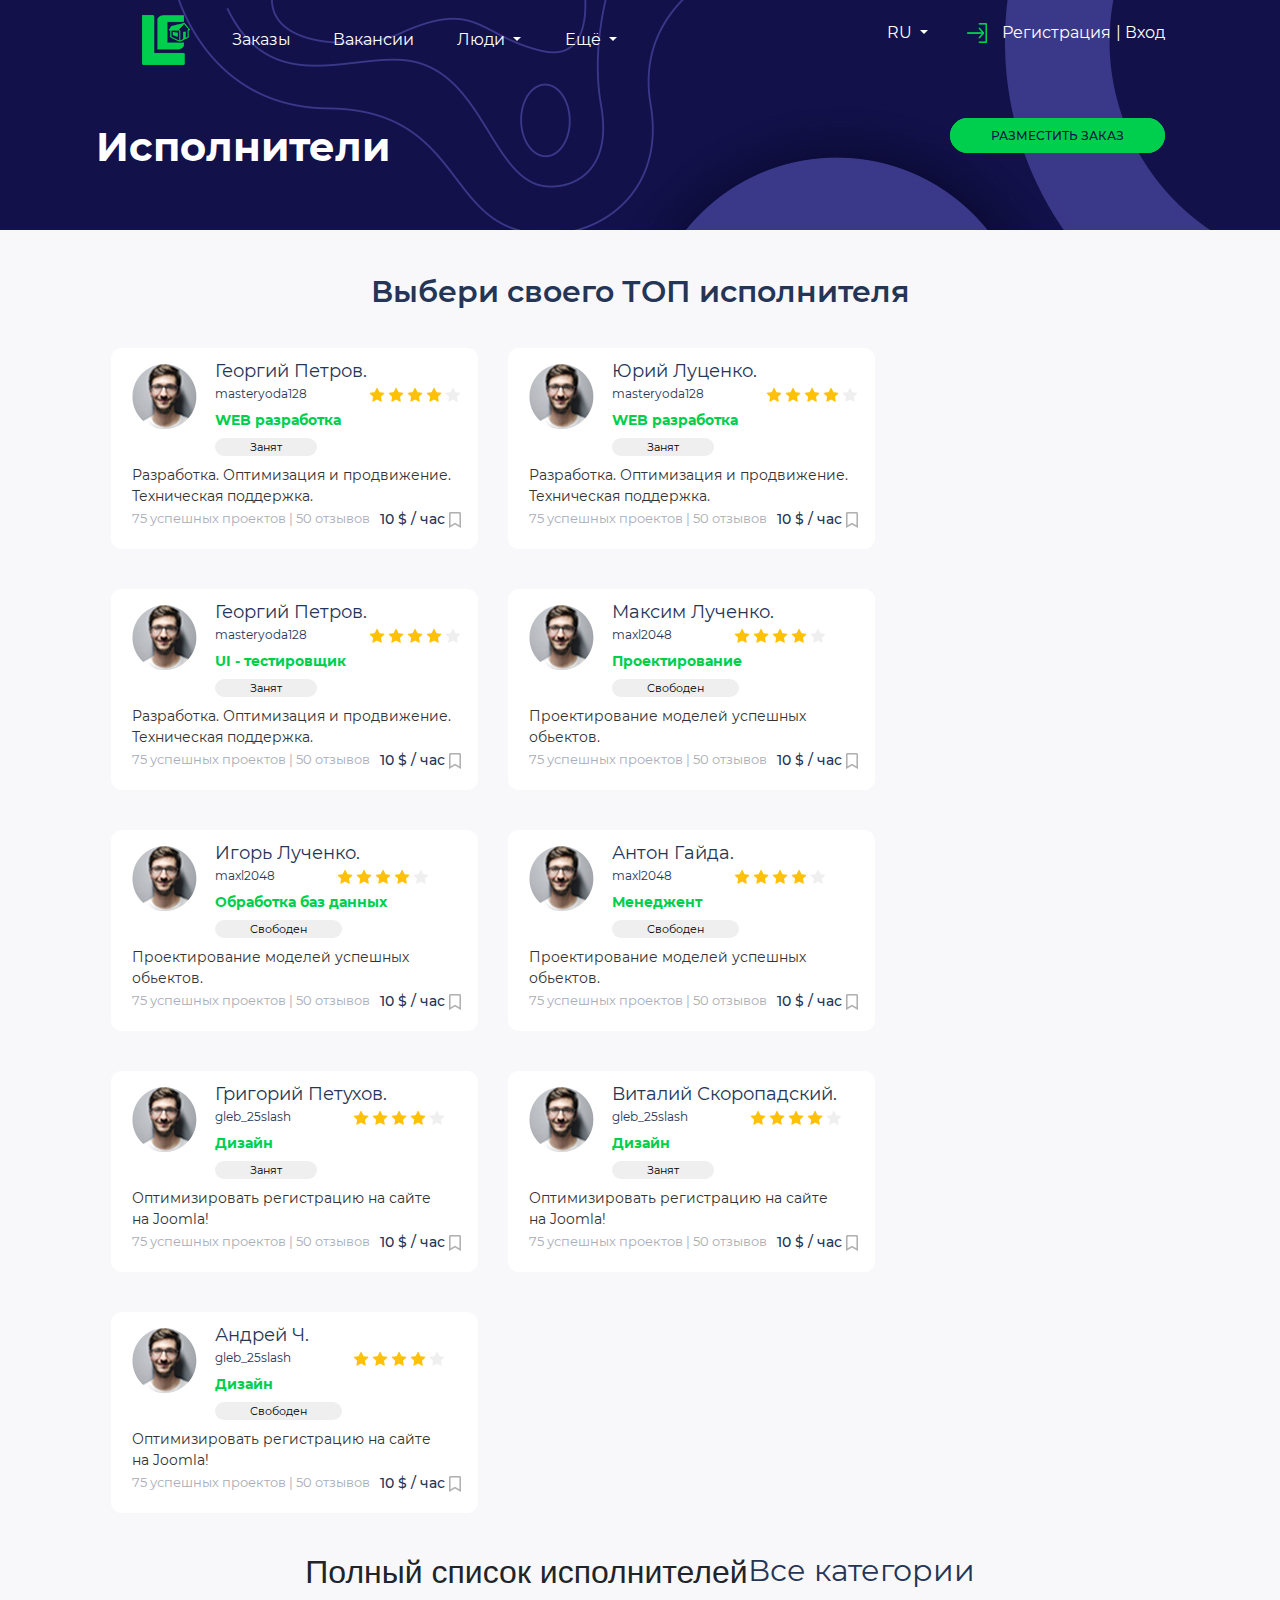
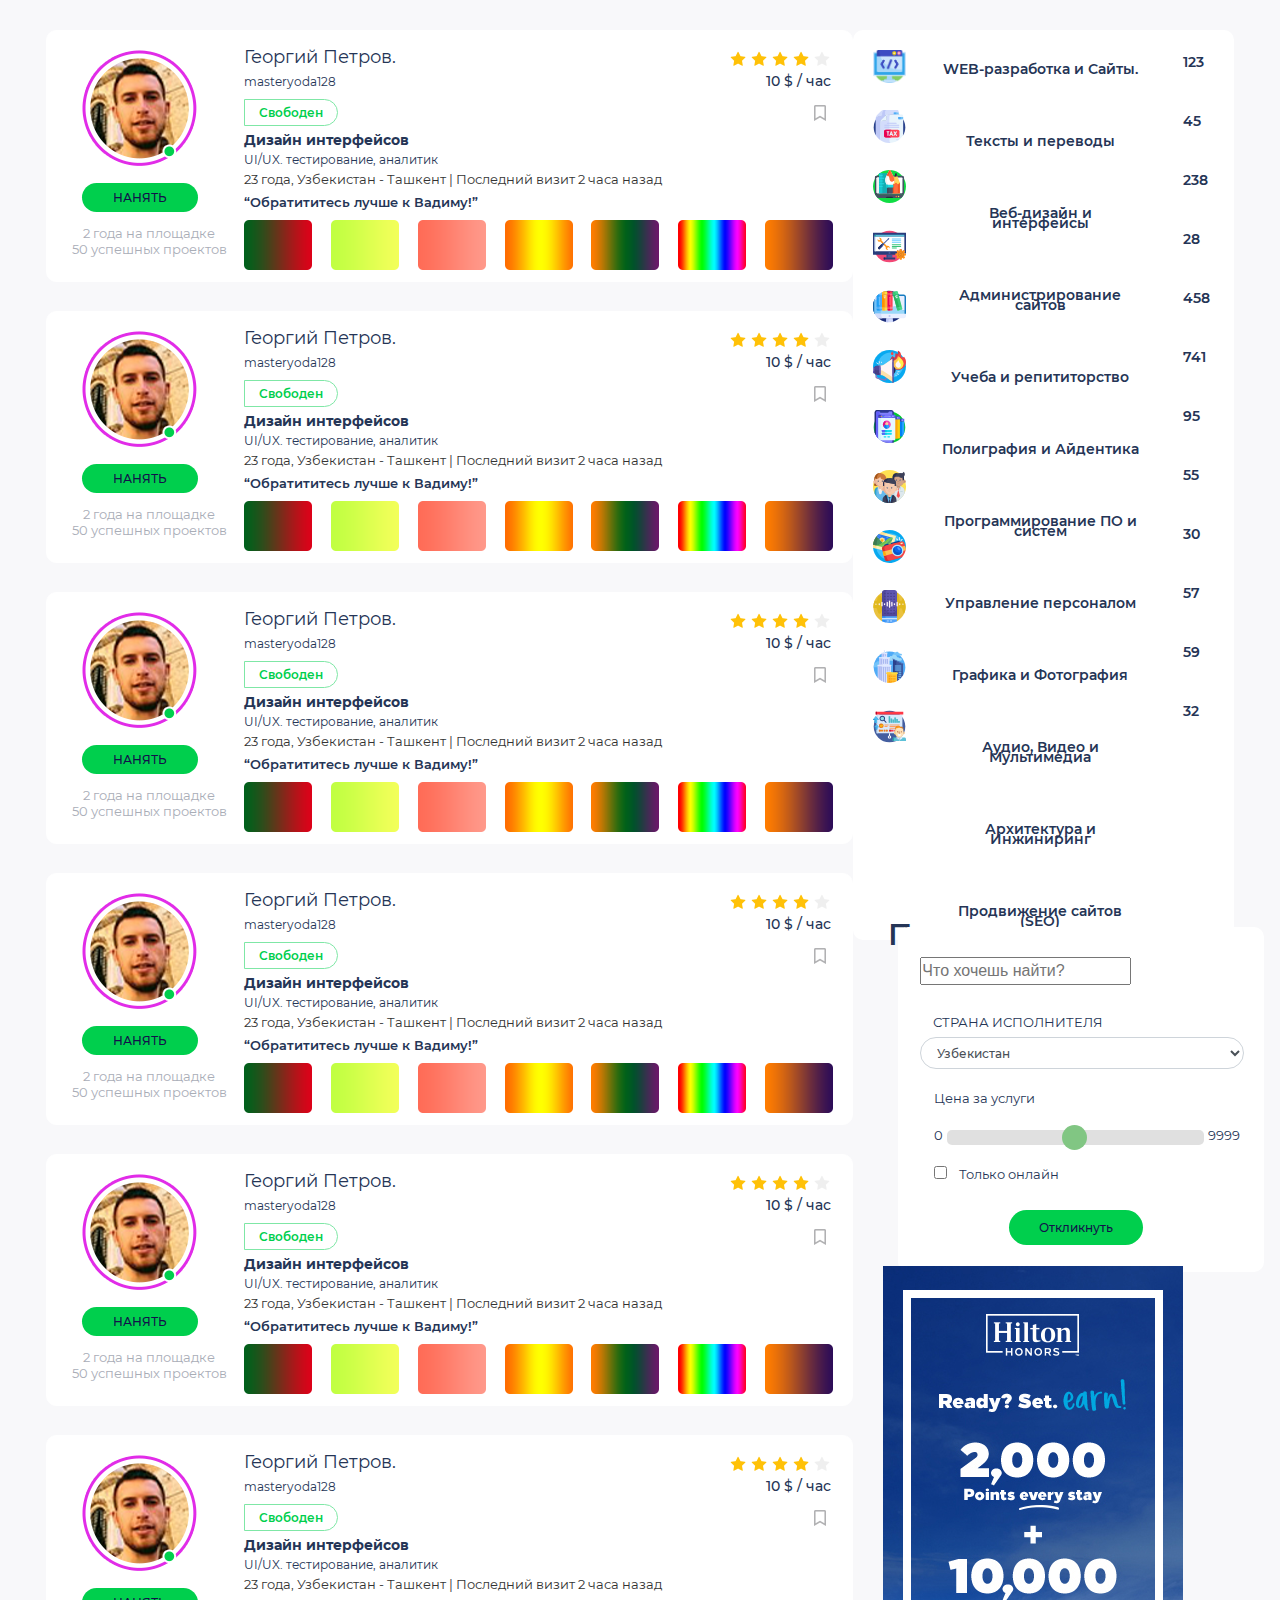
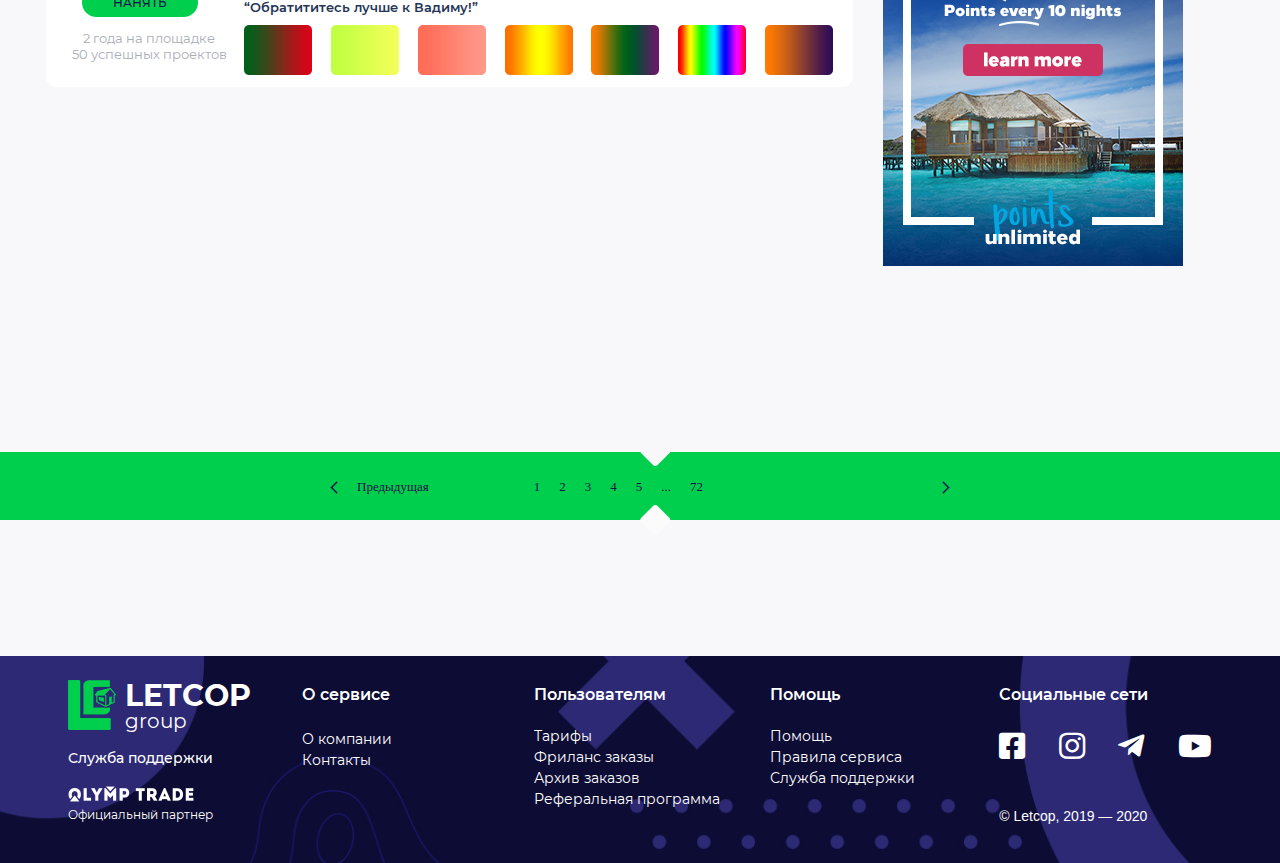
<file: index.html>
<!DOCTYPE html>
<html lang="en">

<head>
    <meta charset="UTF-8">
    <meta name="viewport" content="width=device-width, initial-scale=1.0">
    <title>Document</title>
    <link rel="stylesheet" href="styles/style.css">
    <link rel="stylesheet" href="styles/fonts.css">
    <link rel="stylesheet" href="bootstrap/css/bootstrap.min.css">
    <link rel="stylesheet" href="bootstrap/js/bootstrap.min.js">
    <link rel="stylesheet" href="fontawesome/css/all.min.css">
</head>

<body>


    <header>
        <div class="header_part">
            <div class="container">
                <div class="row d-flex align-items-center justify-content-between">
                    <div class="header_nav_left d-flex">
                        <img src="images/logo.png" alt="logo.png">

                        <ul>
                            <li><a href="заказы/index.html">заказы</a></li>
                            <li><a href="">вакансии</a></li>
                            <li>

                                <div class="dropdown">
                                    <a class="btn dropdown-toggle" href="#" role="button" id="dropdownMenuLink_1"
                                        data-toggle="dropdown" aria-haspopup="true" aria-expanded="false">
                                        Люди
                                    </a>

                                    <div class="dropdown-menu" aria-labelledby="dropdownMenuLink">
                                        <a class="dropdown-item" href="#">Все исполнители</a>
                                        <a class="dropdown-item" href="#">Все команды</a>
                                        <a class="dropdown-item" href="#">Офлайн специалисты</a>
                                    </div>
                                </div>

                            </li>

                            <li>

                                <div class="dropdown">
                                    <a class="btn dropdown-toggle" href="#" role="button" id="dropdownMenuLink_3"
                                        data-toggle="dropdown" aria-haspopup="true" aria-expanded="false">
                                        ещё
                                    </a>

                                    <div class="dropdown-menu" aria-labelledby="dropdownMenuLink">
                                        <a class="dropdown-item" href="#">Реферальная программа</a>
                                        <a class="dropdown-item" href="#">База знаний</a>
                                        <a class="dropdown-item" href="#">Новости</a>
                                        <a class="dropdown-item" href="#">Форум</a>
                                        <a class="dropdown-item" href="#">Блог</a>
                                    </div>
                                </div>

                            </li>

                        </ul>
                    </div>

                    <div class="header_nav_right d-flex">
                        <div class="dropdown">
                            <a class="btn dropdown-toggle" href="#" role="button" id="dropdownMenuLink_4"
                                data-toggle="dropdown" aria-haspopup="true" aria-expanded="false">
                                RU
                            </a>

                            <div class="dropdown-menu" aria-labelledby="dropdownMenuLink">
                                <a class="dropdown-item" href="#">UZ</a>
                                <a class="dropdown-item" href="#">ENG</a>
                            </div>
                        </div>

                        <div class="logging">
                            <img src="images/logging_img.png" alt="logging_img">
                            <a href="">Регистрация</a> <span>|</span> <a href="">Вход</a>
                        </div>
                    </div>



                </div>

                <div class="row header_content d-flex justify-content-between">
                    <div class="header_content_h1">
                        <h1>исполнители</h1>
                    </div>

                    <div class="button"><a href="">разместить заказ</a></div>
                </div>
            </div>
        </div>
    </header>


    <main>

        <!-- 2 - часть main ( Выбери своего топ исполнителя! ) -->
        <section>

            <div class="main_top">
                <div class="container-fluid">
                    <div class="main_top_title d-flex justify-content-center">
                        <h2>Выбери своего <span>топ</span> исполнителя</h2>
                    </div>

                    <div class="d-flex justify-content-center">
                        <div class="top_executor_cards">

                            <div class="row">
                                <div class="col-lg-auto">
                                    <div class="card_1">
                                        <div class="top_part d-flex">
                                            <div class="executor"> <img src="images/executor__1.png" alt="executor__1">
                                            </div>
                                            <ul>
                                                <li>Георгий Петров.</li>
                                                <li>masteryoda128
                                                    <span><img src="images/star_1.png" alt="star__1">
                                                        <img src="images/star_1.png" alt="star_1">
                                                        <img src="images/star_1.png" alt="star_1">
                                                        <img src="images/star_1.png" alt="star_1">
                                                        <img src="images/star_2.png" alt="star_2">
                                                    </span></li>
                                                <li>WEB разработка</li>
                                                <li><a href="">занят</a></li>
                                            </ul>
                                        </div>

                                        <div class="bottom_part">
                                            <ul>
                                                <li>Разработка. Оптимизация и продвижение.</li>
                                                <li>Техническая поддержка.</li>
                                                <li><a href="">75 успешных проектов</a> | <a href="">50 отзывов</a>
                                                    <span>10
                                                        $ / час <a href=""><img src="images/bookmark.png"
                                                                alt="bookmark"></a></span>
                                                </li>

                                            </ul>
                                        </div>
                                    </div>
                                </div>
                                <div class="col-lg-auto">
                                    <div class="card_1">
                                        <div class="top_part d-flex">
                                            <div class="executor"> <img src="images/executor__1.png" alt="executor__1">
                                            </div>
                                            <ul>
                                                <li>Юрий Луценко.</li>
                                                <li>masteryoda128
                                                    <span><img src="images/star_1.png" alt="star__1">
                                                        <img src="images/star_1.png" alt="star_1">
                                                        <img src="images/star_1.png" alt="star_1">
                                                        <img src="images/star_1.png" alt="star_1">
                                                        <img src="images/star_2.png" alt="star_2">
                                                    </span></li>
                                                <li>WEB разработка</li>
                                                <li><a href="">занят</a></li>
                                            </ul>
                                        </div>

                                        <div class="bottom_part">
                                            <ul>
                                                <li>Разработка. Оптимизация и продвижение.</li>
                                                <li>Техническая поддержка.</li>
                                                <li><a href="">75 успешных проектов</a> | <a href="">50 отзывов</a>
                                                    <span>10
                                                        $ /
                                                        час <a href=""><img src="images/bookmark.png"
                                                                alt="bookmark"></a></span>
                                                </li>
                                            </ul>
                                        </div>
                                    </div>
                                </div>
                                <div class="col-lg-auto">
                                    <div class="card_1">
                                        <div class="top_part d-flex">
                                            <div class="executor"> <img src="images/executor__1.png" alt="executor__1">
                                            </div>
                                            <ul>
                                                <li>Георгий Петров.</li>
                                                <li>masteryoda128
                                                    <span><img src="images/star_1.png" alt="star__1">
                                                        <img src="images/star_1.png" alt="star_1">
                                                        <img src="images/star_1.png" alt="star_1">
                                                        <img src="images/star_1.png" alt="star_1">
                                                        <img src="images/star_2.png" alt="star_2">
                                                    </span></li>
                                                <li>UI - тестировщик</li>
                                                <li><a href="">занят</a></li>
                                            </ul>
                                        </div>

                                        <div class="bottom_part">
                                            <ul>
                                                <li>Разработка. Оптимизация и продвижение.</li>
                                                <li>Техническая поддержка.</li>
                                                <li><a href="">75 успешных проектов</a> | <a href="">50 отзывов</a>
                                                    <span>10
                                                        $ /
                                                        час <a href=""><img src="images/bookmark.png"
                                                                alt="bookmark"></a></span>
                                                </li>
                                            </ul>

                                        </div>
                                    </div>
                                </div>



                                <div class="col-lg-auto">
                                    <div class="card_1">
                                        <div class="top_part d-flex">
                                            <div class="executor"> <img src="images/executor__1.png" alt="executor__1">
                                            </div>
                                            <ul>
                                                <li>Максим Лученко.</li>
                                                <li>maxl2048
                                                    <span><img src="images/star_1.png" alt="star__1">
                                                        <img src="images/star_1.png" alt="star_1">
                                                        <img src="images/star_1.png" alt="star_1">
                                                        <img src="images/star_1.png" alt="star_1">
                                                        <img src="images/star_2.png" alt="star_2">
                                                    </span></li>
                                                <li>Проектирование</li>
                                                <li><a href="">свободен</a></li>
                                            </ul>
                                        </div>

                                        <div class="bottom_part">
                                            <ul>
                                                <li>Проектирование моделей успешных</li>
                                                <li>обьектов.</li>
                                                <li><a href="">75 успешных проектов</a> | <a href="">50 отзывов</a>
                                                    <span>10
                                                        $ /
                                                        час <a href=""><img src="images/bookmark.png"
                                                                alt="bookmark"></a></span>
                                                </li>
                                            </ul>
                                        </div>
                                    </div>
                                </div>
                                <div class="col-lg-auto">
                                    <div class="card_1">
                                        <div class="top_part d-flex">
                                            <div class="executor"> <img src="images/executor__1.png" alt="executor__1">
                                            </div>
                                            <ul>
                                                <li>Игорь Лученко.</li>
                                                <li>maxl2048
                                                    <span><img src="images/star_1.png" alt="star__1">
                                                        <img src="images/star_1.png" alt="star_1">
                                                        <img src="images/star_1.png" alt="star_1">
                                                        <img src="images/star_1.png" alt="star_1">
                                                        <img src="images/star_2.png" alt="star_2">
                                                    </span></li>
                                                <li>Обработка баз данных</li>
                                                <li><a href="">свободен</a></li>
                                            </ul>
                                        </div>

                                        <div class="bottom_part">
                                            <ul>
                                                <li>Проектирование моделей успешных</li>
                                                <li>обьектов.</li>
                                                <li><a href="">75 успешных проектов</a> | <a href="">50 отзывов</a>
                                                    <span>10
                                                        $ /
                                                        час <a href=""><img src="images/bookmark.png"
                                                                alt="bookmark"></a></span>
                                                </li>
                                            </ul>
                                        </div>
                                    </div>
                                </div>
                                <div class="col-lg-auto">
                                    <div class="card_1">
                                        <div class="top_part d-flex">
                                            <div class="executor"> <img src="images/executor__1.png" alt="executor__1">
                                            </div>
                                            <ul>
                                                <li>Антон Гайда.</li>
                                                <li>maxl2048
                                                    <span><img src="images/star_1.png" alt="star__1">
                                                        <img src="images/star_1.png" alt="star_1">
                                                        <img src="images/star_1.png" alt="star_1">
                                                        <img src="images/star_1.png" alt="star_1">
                                                        <img src="images/star_2.png" alt="star_2">
                                                    </span></li>
                                                <li>Менеджент</li>
                                                <li><a href="">свободен</a></li>
                                            </ul>
                                        </div>

                                        <div class="bottom_part">
                                            <ul>
                                                <li>Проектирование моделей успешных</li>
                                                <li>обьектов.</li>
                                                <li><a href="">75 успешных проектов</a> | <a href="">50 отзывов</a>
                                                    <span>10
                                                        $ /
                                                        час <a href=""><img src="images/bookmark.png"
                                                                alt="bookmark"></a></span>
                                                </li>
                                            </ul>
                                        </div>
                                    </div>
                                </div>



                                <div class="col-lg-auto">
                                    <div class="card_1">
                                        <div class="top_part d-flex">
                                            <div class="executor"> <img src="images/executor__1.png" alt="executor__1">
                                            </div>
                                            <ul>
                                                <li>Григорий Петухов.</li>
                                                <li>gleb_25slash
                                                    <span><img src="images/star_1.png" alt="star__1">
                                                        <img src="images/star_1.png" alt="star_1">
                                                        <img src="images/star_1.png" alt="star_1">
                                                        <img src="images/star_1.png" alt="star_1">
                                                        <img src="images/star_2.png" alt="star_2">
                                                    </span></li>
                                                <li>Дизайн</li>
                                                <li><a href="">занят</a></li>
                                            </ul>
                                        </div>

                                        <div class="bottom_part">
                                            <ul>
                                                <li>Оптимизировать регистрацию на сайте</li>
                                                <li>на Joomla!</li>
                                                <li><a href="">75 успешных проектов</a> | <a href="">50 отзывов</a>
                                                    <span>10
                                                        $ /
                                                        час <a href=""><img src="images/bookmark.png"
                                                                alt="bookmark"></a></span>
                                                </li>
                                            </ul>
                                        </div>
                                    </div>
                                </div>
                                <div class="col-lg-auto">
                                    <div class="card_1">
                                        <div class="top_part d-flex">
                                            <div class="executor"> <img src="images/executor__1.png" alt="executor__1">
                                            </div>
                                            <ul>
                                                <li>Виталий Скоропадский.</li>
                                                <li>gleb_25slash
                                                    <span><img src="images/star_1.png" alt="star__1">
                                                        <img src="images/star_1.png" alt="star_1">
                                                        <img src="images/star_1.png" alt="star_1">
                                                        <img src="images/star_1.png" alt="star_1">
                                                        <img src="images/star_2.png" alt="star_2">
                                                    </span></li>
                                                <li>Дизайн</li>
                                                <li><a href="">занят</a></li>
                                            </ul>
                                        </div>

                                        <div class="bottom_part">
                                            <ul>
                                                <li>Оптимизировать регистрацию на сайте</li>
                                                <li>на Joomla!</li>
                                                <li><a href="">75 успешных проектов</a> | <a href="">50 отзывов</a>
                                                    <span>10
                                                        $ /
                                                        час <a href=""><img src="images/bookmark.png"
                                                                alt="bookmark"></a></span>
                                                </li>
                                            </ul>
                                        </div>
                                    </div>
                                </div>
                                <div class="col-lg-auto">
                                    <div class="card_1">
                                        <div class="top_part d-flex">
                                            <div class="executor"> <img src="images/executor__1.png" alt="executor__1">
                                            </div>
                                            <ul>
                                                <li>Андрей Ч.</li>
                                                <li>gleb_25slash
                                                    <span><img src="images/star_1.png" alt="star__1">
                                                        <img src="images/star_1.png" alt="star_1">
                                                        <img src="images/star_1.png" alt="star_1">
                                                        <img src="images/star_1.png" alt="star_1">
                                                        <img src="images/star_2.png" alt="star_2">
                                                    </span></li>
                                                <li>Дизайн</li>
                                                <li><a href="">свободен</a></li>
                                            </ul>
                                        </div>

                                        <div class="bottom_part">
                                            <ul>
                                                <li>Оптимизировать регистрацию на сайте</li>
                                                <li>на Joomla!</li>
                                                <li><a href="">75 успешных проектов</a> | <a href="">50 отзывов</a>
                                                    <span>10
                                                        $ /
                                                        час <a href=""><img src="images/bookmark.png"
                                                                alt="bookmark"></a></span>
                                                </li>
                                            </ul>
                                        </div>
                                    </div>
                                </div>


                            </div>
                        </div>
                    </div>
                </div>
            </div>
        </section>

        <!-- 2 - часть main ( Полный список исполнителей! и Все категории )  -->
        <section>

            <div class="main_bottom">
                <div class="container-fluid">

                    <div class="main_bottom_title d-flex justify-content-center">
                        <h2>Полный список исполнителей</h2>
                        <h2>Все категории</h2>
                    </div>


                    <div class="d-flex justify-content-center">
                        <div class="main_bottom_cards d-flex">

                            <div class="full_list_of_performers">


                                <div class="card_performers d-flex justify-content-between ">

                                    <div class="left_part_card">
                                        <img src="images/performers_img.png" alt="performers_img">
                                        <ul>
                                            <li><a href="">нанять</a></li>
                                            <li>2 года на площадке</li>
                                            <li>50 успешных проектов</li>
                                        </ul>
                                    </div>

                                    <div class="right_part_card">
                                        <ul>
                                            <li>Георгий Петров.
                                                <span>
                                                    <img src="images/star_1.png" alt="star_1(right_part_card)">
                                                    <img src="images/star_1.png" alt="star_1(right_part_card)">
                                                    <img src="images/star_1.png" alt="star_1(right_part_card)">
                                                    <img src="images/star_1.png" alt="star_1(right_part_card)">
                                                    <img src="images/star_2.png" alt="star_2(right_part_card)">
                                                </span>
                                            </li>
                                            <li>masteryoda128 <span>10 $ / час</span></li>
                                            <li><a href="">Свободен</a> <a href=""><img src="images/bookmark.png"
                                                        alt="bookmark(right_part_card)"></a></li>
                                            <li>Дизайн интерфейсов</li>
                                            <li>UI/UX. тестирование, аналитик</li>
                                            <li>23 года, Узбекистан - Ташкент | Последний визит 2 часа назад</li>
                                            <li>“Обратититесь лучше к Вадиму!”</li>
                                            <li><img src="images/gradient_1_img.png" alt="gradient_img">
                                                <img src="images/gradient_2_img.png" alt="gradient_img">
                                                <img src="images/gradient_3_img.png" alt="gradient_img">
                                                <img src="images/gradient_4_img.png" alt="gradient_img">
                                                <img src="images/gradient_5_img.png" alt="gradient_img">
                                                <img src="images/gradient_6_img.png" alt="gradient_img">
                                                <img src="images/gradient_7_img.png" alt="gradient_7img"></li>
                                        </ul>
                                    </div>

                                </div>
                                <div class="card_performers d-flex justify-content-between ">

                                    <div class="left_part_card">
                                        <img src="images/performers_img.png" alt="performers_img">
                                        <ul>
                                            <li><a href="">нанять</a></li>
                                            <li>2 года на площадке</li>
                                            <li>50 успешных проектов</li>
                                        </ul>
                                    </div>

                                    <div class="right_part_card">
                                        <ul>
                                            <li>Георгий Петров.
                                                <span>
                                                    <img src="images/star_1.png" alt="star_1(right_part_card)">
                                                    <img src="images/star_1.png" alt="star_1(right_part_card)">
                                                    <img src="images/star_1.png" alt="star_1(right_part_card)">
                                                    <img src="images/star_1.png" alt="star_1(right_part_card)">
                                                    <img src="images/star_2.png" alt="star_2(right_part_card)">
                                                </span>
                                            </li>
                                            <li>masteryoda128 <span>10 $ / час</span></li>
                                            <li><a href="">Свободен</a> <a href=""><img src="images/bookmark.png"
                                                        alt="bookmark(right_part_card)"></a></li>
                                            <li>Дизайн интерфейсов</li>
                                            <li>UI/UX. тестирование, аналитик</li>
                                            <li>23 года, Узбекистан - Ташкент | Последний визит 2 часа назад</li>
                                            <li>“Обратититесь лучше к Вадиму!”</li>
                                            <li><img src="images/gradient_1_img.png" alt="gradient_img">
                                                <img src="images/gradient_2_img.png" alt="gradient_img">
                                                <img src="images/gradient_3_img.png" alt="gradient_img">
                                                <img src="images/gradient_4_img.png" alt="gradient_img">
                                                <img src="images/gradient_5_img.png" alt="gradient_img">
                                                <img src="images/gradient_6_img.png" alt="gradient_img">
                                                <img src="images/gradient_7_img.png" alt="gradient_7img"></li>
                                        </ul>
                                    </div>

                                </div>
                                <div class="card_performers d-flex justify-content-between ">

                                    <div class="left_part_card">
                                        <img src="images/performers_img.png" alt="performers_img">
                                        <ul>
                                            <li><a href="">нанять</a></li>
                                            <li>2 года на площадке</li>
                                            <li>50 успешных проектов</li>
                                        </ul>
                                    </div>

                                    <div class="right_part_card">
                                        <ul>
                                            <li>Георгий Петров.
                                                <span>
                                                    <img src="images/star_1.png" alt="star_1(right_part_card)">
                                                    <img src="images/star_1.png" alt="star_1(right_part_card)">
                                                    <img src="images/star_1.png" alt="star_1(right_part_card)">
                                                    <img src="images/star_1.png" alt="star_1(right_part_card)">
                                                    <img src="images/star_2.png" alt="star_2(right_part_card)">
                                                </span>
                                            </li>
                                            <li>masteryoda128 <span>10 $ / час</span></li>
                                            <li><a href="">Свободен</a> <a href=""><img src="images/bookmark.png"
                                                        alt="bookmark(right_part_card)"></a></li>
                                            <li>Дизайн интерфейсов</li>
                                            <li>UI/UX. тестирование, аналитик</li>
                                            <li>23 года, Узбекистан - Ташкент | Последний визит 2 часа назад</li>
                                            <li>“Обратититесь лучше к Вадиму!”</li>
                                            <li><img src="images/gradient_1_img.png" alt="gradient_img">
                                                <img src="images/gradient_2_img.png" alt="gradient_img">
                                                <img src="images/gradient_3_img.png" alt="gradient_img">
                                                <img src="images/gradient_4_img.png" alt="gradient_img">
                                                <img src="images/gradient_5_img.png" alt="gradient_img">
                                                <img src="images/gradient_6_img.png" alt="gradient_img">
                                                <img src="images/gradient_7_img.png" alt="gradient_7img"></li>
                                        </ul>
                                    </div>

                                </div>
                                <div class="card_performers d-flex justify-content-between ">

                                    <div class="left_part_card">
                                        <img src="images/performers_img.png" alt="performers_img">
                                        <ul>
                                            <li><a href="">нанять</a></li>
                                            <li>2 года на площадке</li>
                                            <li>50 успешных проектов</li>
                                        </ul>
                                    </div>

                                    <div class="right_part_card">
                                        <ul>
                                            <li>Георгий Петров.
                                                <span>
                                                    <img src="images/star_1.png" alt="star_1(right_part_card)">
                                                    <img src="images/star_1.png" alt="star_1(right_part_card)">
                                                    <img src="images/star_1.png" alt="star_1(right_part_card)">
                                                    <img src="images/star_1.png" alt="star_1(right_part_card)">
                                                    <img src="images/star_2.png" alt="star_2(right_part_card)">
                                                </span>
                                            </li>
                                            <li>masteryoda128 <span>10 $ / час</span></li>
                                            <li><a href="">Свободен</a> <a href=""><img src="images/bookmark.png"
                                                        alt="bookmark(right_part_card)"></a></li>
                                            <li>Дизайн интерфейсов</li>
                                            <li>UI/UX. тестирование, аналитик</li>
                                            <li>23 года, Узбекистан - Ташкент | Последний визит 2 часа назад</li>
                                            <li>“Обратититесь лучше к Вадиму!”</li>
                                            <li><img src="images/gradient_1_img.png" alt="gradient_img">
                                                <img src="images/gradient_2_img.png" alt="gradient_img">
                                                <img src="images/gradient_3_img.png" alt="gradient_img">
                                                <img src="images/gradient_4_img.png" alt="gradient_img">
                                                <img src="images/gradient_5_img.png" alt="gradient_img">
                                                <img src="images/gradient_6_img.png" alt="gradient_img">
                                                <img src="images/gradient_7_img.png" alt="gradient_7img"></li>
                                        </ul>
                                    </div>

                                </div>
                                <div class="card_performers d-flex justify-content-between ">

                                    <div class="left_part_card">
                                        <img src="images/performers_img.png" alt="performers_img">
                                        <ul>
                                            <li><a href="">нанять</a></li>
                                            <li>2 года на площадке</li>
                                            <li>50 успешных проектов</li>
                                        </ul>
                                    </div>

                                    <div class="right_part_card">
                                        <ul>
                                            <li>Георгий Петров.
                                                <span>
                                                    <img src="images/star_1.png" alt="star_1(right_part_card)">
                                                    <img src="images/star_1.png" alt="star_1(right_part_card)">
                                                    <img src="images/star_1.png" alt="star_1(right_part_card)">
                                                    <img src="images/star_1.png" alt="star_1(right_part_card)">
                                                    <img src="images/star_2.png" alt="star_2(right_part_card)">
                                                </span>
                                            </li>
                                            <li>masteryoda128 <span>10 $ / час</span></li>
                                            <li><a href="">Свободен</a> <a href=""><img src="images/bookmark.png"
                                                        alt="bookmark(right_part_card)"></a></li>
                                            <li>Дизайн интерфейсов</li>
                                            <li>UI/UX. тестирование, аналитик</li>
                                            <li>23 года, Узбекистан - Ташкент | Последний визит 2 часа назад</li>
                                            <li>“Обратититесь лучше к Вадиму!”</li>
                                            <li><img src="images/gradient_1_img.png" alt="gradient_img">
                                                <img src="images/gradient_2_img.png" alt="gradient_img">
                                                <img src="images/gradient_3_img.png" alt="gradient_img">
                                                <img src="images/gradient_4_img.png" alt="gradient_img">
                                                <img src="images/gradient_5_img.png" alt="gradient_img">
                                                <img src="images/gradient_6_img.png" alt="gradient_img">
                                                <img src="images/gradient_7_img.png" alt="gradient_7img"></li>
                                        </ul>
                                    </div>

                                </div>
                                <div class="card_performers d-flex justify-content-between ">

                                    <div class="left_part_card">
                                        <img src="images/performers_img.png" alt="performers_img">
                                        <ul>
                                            <li><a href="">нанять</a></li>
                                            <li>2 года на площадке</li>
                                            <li>50 успешных проектов</li>
                                        </ul>
                                    </div>

                                    <div class="right_part_card">
                                        <ul>
                                            <li>Георгий Петров.
                                                <span>
                                                    <img src="images/star_1.png" alt="star_1(right_part_card)">
                                                    <img src="images/star_1.png" alt="star_1(right_part_card)">
                                                    <img src="images/star_1.png" alt="star_1(right_part_card)">
                                                    <img src="images/star_1.png" alt="star_1(right_part_card)">
                                                    <img src="images/star_2.png" alt="star_2(right_part_card)">
                                                </span>
                                            </li>
                                            <li>masteryoda128 <span>10 $ / час</span></li>
                                            <li><a href="">Свободен</a> <a href=""><img src="images/bookmark.png"
                                                        alt="bookmark(right_part_card)"></a></li>
                                            <li>Дизайн интерфейсов</li>
                                            <li>UI/UX. тестирование, аналитик</li>
                                            <li>23 года, Узбекистан - Ташкент | Последний визит 2 часа назад</li>
                                            <li>“Обратититесь лучше к Вадиму!”</li>
                                            <li><img src="images/gradient_1_img.png" alt="gradient_img">
                                                <img src="images/gradient_2_img.png" alt="gradient_img">
                                                <img src="images/gradient_3_img.png" alt="gradient_img">
                                                <img src="images/gradient_4_img.png" alt="gradient_img">
                                                <img src="images/gradient_5_img.png" alt="gradient_img">
                                                <img src="images/gradient_6_img.png" alt="gradient_img">
                                                <img src="images/gradient_7_img.png" alt="gradient_7img"></li>
                                        </ul>
                                    </div>

                                </div>

                            </div>


                            <!-- 3 - часть main (Все категории) -->


                            <div class="all_catecories">
                                <div class="top_card_all_categories">

                                    <div class="list_all_categories d-flex">
                                        <ul>
                                            <li><img src="images/1_img_all_categories.png"
                                                    alt="1_img_all_categories.png"></li>
                                            <li><img src="images/2_img_all_categories.svg"
                                                    alt="2_img_all_categories.png"></li>
                                            <li><img src="images/3_img_all_categories.svg"
                                                    alt="3_img_all_categories.png"></li>
                                            <li><img src="images/4_img_all_categories.svg"
                                                    alt="4_img_all_categories.png"></li>
                                            <li><img src="images/5_img_all_categories.svg"
                                                    alt="5_img_all_categories.png"></li>
                                            <li><img src="images/6_img_all_categories.svg"
                                                    alt="6_img_all_categories.png"></li>
                                            <li><img src="images/7_img_all_categories.svg"
                                                    alt="7_img_all_categories.png"></li>
                                            <li><img src="images/8_img_all_categories.svg"
                                                    alt="8_img_all_categories.png"></li>
                                            <li><img src="images/9_img_all_categories.svg"
                                                    alt="9_img_all_categories.png"></li>
                                            <li><img src="images/10_img_all_categories.svg"
                                                    alt="10_img_all_categories.png"></li>
                                            <li><img src="images/11_img_all_categories.svg"
                                                    alt="11_img_all_categories.png"></li>
                                            <li><img src="images/12_img_all_categories.svg"
                                                    alt="12_img_all_categories.png"></li>


                                        </ul>


                                        <ul>
                                            <li>
                                                <div class="dropdown_all-categories">
                                                    <a class="btn " href="#" role="button" id="dropdownMenuLink__1"
                                                        data-toggle="dropdown" aria-haspopup="true"
                                                        aria-expanded="false">
                                                        WEB-разработка и Сайты.
                                                    </a>

                                                    <div class="dropdown-menu" aria-labelledby="dropdownMenuLink">
                                                        <ul>
                                                            <a class="dropdown-item d-flex justify-content-between"
                                                                href="#">Веб-программирование <span>7</span></a>
                                                            <a class="dropdown-item d-flex justify-content-between"
                                                                href="#">HTML-верстка <span>7</span></a>
                                                            <a class="dropdown-item d-flex justify-content-between"
                                                                href="#">Системы управления (CMS)
                                                                <span>23</span></a>
                                                            <a class="dropdown-item d-flex justify-content-between"
                                                                href="#">Сайты «под ключ» <span>7</span></a>
                                                            <a class="dropdown-item d-flex justify-content-between"
                                                                href="#">Интернет-магазины <span>7</span></a>
                                                            <a class="dropdown-item d-flex justify-content-between"
                                                                href="#">Тестирование сайтов <span>7</span></a>
                                                        </ul>

                                                    </div>
                                                </div>
                                            </li>

                                            <li>
                                                <div class="dropdown_all-categories">
                                                    <a class="btn " href="#" role="button" id="dropdownMenuLink__2"
                                                        data-toggle="dropdown" aria-haspopup="true"
                                                        aria-expanded="false">
                                                        Тексты и переводы
                                                    </a>

                                                    <div class="dropdown-menu" aria-labelledby="dropdownMenuLink">
                                                        <ul>
                                                            <a class="dropdown-item d-flex justify-content-between"
                                                                href="#">Копирайтинг<span>7</span></a>
                                                            <a class="dropdown-item d-flex justify-content-between"
                                                                href="#">Редактирование и
                                                                Корректура<span>7</span></a>
                                                            <a class="dropdown-item d-flex justify-content-between"
                                                                href="#">Рерайтинг
                                                                <span>23</span></a>
                                                            <a class="dropdown-item d-flex justify-content-between"
                                                                href="#">Нейминг и Слоганы<span>7</span></a>
                                                            <a class="dropdown-item d-flex justify-content-between"
                                                                href="#">Продающие тексты<span>7</span></a>
                                                            <a class="dropdown-item d-flex justify-content-between"
                                                                href="#">Сценарии<span>7</span></a>
                                                            <a class="dropdown-item d-flex justify-content-between"
                                                                href="#">Транскрибация<span>7</span></a>
                                                            <a class="dropdown-item d-flex justify-content-between"
                                                                href="#">Стихи, Песни и Проза<span>7</span></a>
                                                        </ul>

                                                    </div>
                                                </div>
                                            </li>

                                            <li>
                                                <div class="dropdown_all-categories">
                                                    <a class="btn " href="#" role="button" id="dropdownMenuLink__3"
                                                        data-toggle="dropdown" aria-haspopup="true"
                                                        aria-expanded="false">
                                                        Веб-дизайн и интерфейсы
                                                    </a>

                                                    <div class="dropdown-menu" aria-labelledby="dropdownMenuLink">
                                                        <ul>
                                                            <a class="dropdown-item d-flex justify-content-between"
                                                                href="#">Дизайн сайтов<span>7</span></a>
                                                            <a class="dropdown-item d-flex justify-content-between"
                                                                href="#">Баннеры<span>7</span></a>
                                                            <a class="dropdown-item d-flex justify-content-between"
                                                                href="#">Дизайн интерфейсов и игр
                                                                <span>23</span></a>
                                                            <a class="dropdown-item d-flex justify-content-between"
                                                                href="#">Иконки и Пиксель-арт<span>7</span></a>
                                                            <a class="dropdown-item d-flex justify-content-between"
                                                                href="#">Дизайн мобильных
                                                                приложений<span>7</span></a>
                                                        </ul>
                                                    </div>
                                                </div>
                                            </li>

                                            <li>
                                                <div class="dropdown_all-categories">
                                                    <a class="btn " href="#" role="button" id="dropdownMenuLink__4"
                                                        data-toggle="dropdown" aria-haspopup="true"
                                                        aria-expanded="false">
                                                        Администрирование сайтов
                                                    </a>

                                                    <div class="dropdown-menu" aria-labelledby="dropdownMenuLink">
                                                        <ul>
                                                            <a class="dropdown-item d-flex justify-content-between"
                                                                href="#">Наполнение сайтов<span>7</span></a>
                                                            <a class="dropdown-item d-flex justify-content-between"
                                                                href="#">Системное
                                                                администрирование<span>7</span></a>
                                                            <a class="dropdown-item d-flex justify-content-between"
                                                                href="#">Служба поддержки
                                                                <span>23</span></a>
                                                        </ul>

                                                    </div>
                                                </div>
                                            </li>

                                            <li>
                                                <div class="dropdown_all-categories">
                                                    <a class="btn " href="#" role="button" id="dropdownMenuLink__5"
                                                        data-toggle="dropdown" aria-haspopup="true"
                                                        aria-expanded="false">
                                                        Учеба и репититорство
                                                    </a>

                                                    <div class="dropdown-menu" aria-labelledby="dropdownMenuLink">
                                                        <ul>
                                                            <a class="dropdown-item d-flex justify-content-between"
                                                                href="#">Контрольные, Задачи и
                                                                Тесты<span>7</span></a>
                                                            <a class="dropdown-item d-flex justify-content-between"
                                                                href="#">Рефераты, Курсовые и
                                                                Дипломы<span>7</span></a>
                                                            <a class="dropdown-item d-flex justify-content-between"
                                                                href="#">Уроки и Репетиторство
                                                                <span>23</span></a>
                                                            <a class="dropdown-item d-flex justify-content-between"
                                                                href="#">Лабораторные работы<span>7</span></a>
                                                        </ul>

                                                    </div>
                                                </div>
                                            </li>

                                            <li>
                                                <div class="dropdown_all-categories">
                                                    <a class="btn " href="#" role="button" id="dropdownMenuLink__6"
                                                        data-toggle="dropdown" aria-haspopup="true"
                                                        aria-expanded="false">
                                                        Полиграфия и Айдентика
                                                    </a>

                                                    <div class="dropdown-menu" aria-labelledby="dropdownMenuLink">
                                                        <ul>
                                                            <a class="dropdown-item d-flex justify-content-between"
                                                                href="#">Логотипы и Знаки<span>7</span></a>
                                                            <a class="dropdown-item d-flex justify-content-between"
                                                                href="#">Дизайн продукции<span>7</span></a>
                                                            <a class="dropdown-item d-flex justify-content-between"
                                                                href="#">Фирменный стиль
                                                                <span>23</span></a>
                                                            <a class="dropdown-item d-flex justify-content-between"
                                                                href="#">Верстка полиграфии<span>7</span></a>
                                                            <a class="dropdown-item d-flex justify-content-between"
                                                                href="#">Наружная реклама<span>7</span></a>
                                                        </ul>

                                                    </div>
                                                </div>
                                            </li>

                                            <li>
                                                <div class="dropdown_all-categories">
                                                    <a class="btn " href="#" role="button" id="dropdownMenuLink__7"
                                                        data-toggle="dropdown" aria-haspopup="true"
                                                        aria-expanded="false">
                                                        Программирование ПО и систем
                                                    </a>

                                                    <div class="dropdown-menu" aria-labelledby="dropdownMenuLink">
                                                        <ul>
                                                            <a class="dropdown-item d-flex justify-content-between"
                                                                href="#">Мобильные приложения<span>7</span></a>
                                                            <a class="dropdown-item d-flex justify-content-between"
                                                                href="#">Прикладное ПО<span>7</span></a>
                                                            <a class="dropdown-item d-flex justify-content-between"
                                                                href="#">1С-программирование
                                                                <span>23</span></a>
                                                            <a class="dropdown-item d-flex justify-content-between"
                                                                href="#">Базы данных<span>7</span></a>
                                                            <a class="dropdown-item d-flex justify-content-between"
                                                                href="#">Разработка игр<span>7</span></a>
                                                            <a class="dropdown-item d-flex justify-content-between"
                                                                href="#">Системное
                                                                программирование<span>7</span></a>
                                                            <a class="dropdown-item d-flex justify-content-between"
                                                                href="#">Встраиваемые системы<span>7</span></a>
                                                            <a class="dropdown-item d-flex justify-content-between"
                                                                href="#">Тестирование ПО<span>7</span></a>
                                                        </ul>

                                                    </div>
                                                </div>
                                            </li>

                                            <li>
                                                <div class="dropdown_all-categories">
                                                    <a class="btn " href="#" role="button" id="dropdownMenuLink__8"
                                                        data-toggle="dropdown" aria-haspopup="true"
                                                        aria-expanded="false">
                                                        Управление персоналом
                                                    </a>

                                                    <div class="dropdown-menu" aria-labelledby="dropdownMenuLink">
                                                        <ul>
                                                            <a class="dropdown-item d-flex justify-content-between"
                                                                href="#">Управление продажами<span>7</span></a>
                                                            <a class="dropdown-item d-flex justify-content-between"
                                                                href="#">Управление проектами<span>7</span></a>
                                                            <a class="dropdown-item d-flex justify-content-between"
                                                                href="#">Подбор персонала (HR)
                                                                <span>23</span></a>
                                                        </ul>

                                                    </div>
                                                </div>
                                            </li>

                                            <li>
                                                <div class="dropdown_all-categories">
                                                    <a class="btn " href="#" role="button" id="dropdownMenuLink__9"
                                                        data-toggle="dropdown" aria-haspopup="true"
                                                        aria-expanded="false">
                                                        Графика и Фотография
                                                    </a>

                                                    <div class="dropdown-menu" aria-labelledby="dropdownMenuLink">
                                                        <ul>
                                                            <a class="dropdown-item d-flex justify-content-between"
                                                                href="#">Иллюстрации и Рисунки<span>7</span></a>
                                                            <a class="dropdown-item d-flex justify-content-between"
                                                                href="#">3D-графика<span>7</span></a>
                                                            <a class="dropdown-item d-flex justify-content-between"
                                                                href="#">Обработка фотографий
                                                                <span>23</span></a>
                                                            <a class="dropdown-item d-flex justify-content-between"
                                                                href="#">Фотосъемка<span>7</span></a>
                                                            <a class="dropdown-item d-flex justify-content-between"
                                                                href="#">Шрифты<span>7</span></a>
                                                        </ul>

                                                    </div>
                                                </div>
                                            </li>

                                            <li>
                                                <div class="dropdown_all-categories">
                                                    <a class="btn " href="#" role="button" id="dropdownMenuLink__10"
                                                        data-toggle="dropdown" aria-haspopup="true"
                                                        aria-expanded="false">
                                                        Аудио, Видео и Мультимедиа
                                                    </a>

                                                    <div class="dropdown-menu" aria-labelledby="dropdownMenuLink">
                                                        <ul>
                                                            <a class="dropdown-item d-flex justify-content-between"
                                                                href="#">Видеомонтаж<span>7</span></a>
                                                            <a class="dropdown-item d-flex justify-content-between"
                                                                href="#">Анимация<span>7</span></a>
                                                            <a class="dropdown-item d-flex justify-content-between"
                                                                href="#">Озвучивание
                                                                <span>23</span></a>
                                                            <a class="dropdown-item d-flex justify-content-between"
                                                                href="#">Презентации<span>7</span></a>
                                                            <a class="dropdown-item d-flex justify-content-between"
                                                                href="#">Аудиомонтаж<span>7</span></a>
                                                            <a class="dropdown-item d-flex justify-content-between"
                                                                href="#">Музыка и Звуки<span>7</span></a>
                                                        </ul>

                                                    </div>
                                                </div>
                                            </li>

                                            <li>
                                                <div class="dropdown_all-categories">
                                                    <a class="btn " href="#" role="button" id="dropdownMenuLink__11"
                                                        data-toggle="dropdown" aria-haspopup="true"
                                                        aria-expanded="false">
                                                        Архитектура и Инжиниринг
                                                    </a>

                                                    <div class="dropdown-menu" aria-labelledby="dropdownMenuLink">
                                                        <ul>
                                                            <a class="dropdown-item d-flex justify-content-between"
                                                                href="#">Интерьеры и Экстерьеры<span>7</span></a>
                                                            <a class="dropdown-item d-flex justify-content-between"
                                                                href="#">Чертежи и Схемы<span>7</span></a>
                                                            <a class="dropdown-item d-flex justify-content-between"
                                                                href="#">Архитектура зданий
                                                                <span>23</span></a>
                                                            <a class="dropdown-item d-flex justify-content-between"
                                                                href="#">Ландшафтный дизайн<span>7</span></a>
                                                            <a class="dropdown-item d-flex justify-content-between"
                                                                href="#">Машиностроение<span>7</span></a>
                                                        </ul>

                                                    </div>
                                                </div>
                                            </li>

                                            <li>
                                                <div class="dropdown_all-categories">
                                                    <a class="btn " href="#" role="button" id="dropdownMenuLink__12"
                                                        data-toggle="dropdown" aria-haspopup="true"
                                                        aria-expanded="false">
                                                        Продвижение сайтов (SEO)
                                                    </a>

                                                    <div class="dropdown-menu" aria-labelledby="dropdownMenuLink">
                                                        <ul>
                                                            <a class="dropdown-item d-flex justify-content-between"
                                                                href="#">Социальные сети (SMM и
                                                                SMO)<span>7</span></a>
                                                            <a class="dropdown-item d-flex justify-content-between"
                                                                href="#">Поисковые системы (SEO)<span>7</span></a>
                                                            <a class="dropdown-item d-flex justify-content-between"
                                                                href="#">Контекстная реклама
                                                                <span>23</span></a>
                                                            <a class="dropdown-item d-flex justify-content-between"
                                                                href="#">Маркетинговый анализ<span>7</span></a>
                                                        </ul>

                                                    </div>
                                                </div>
                                            </li>

                                        </ul>

                                        <ul>
                                            <li><a href="">123</a></li>
                                            <li><a href="">45</a></li>
                                            <li><a href="">238</a></li>
                                            <li><a href="">28</a></li>
                                            <li><a href="">458</a></li>
                                            <li><a href="">741</a></li>
                                            <li><a href="">95</a></li>
                                            <li><a href="">55</a></li>
                                            <li><a href="">30</a></li>
                                            <li><a href="">57</a></li>
                                            <li><a href="">59</a></li>
                                            <li><a href="">32</a></li>
                                        </ul>
                                    </div>



                                </div>

                                <!-- 3 - часть main (Все категории (Поиск)) -->
                                <div class="search">
                                    <h2>поиск</h2>
                                </div>

                                <div class="search_card">

                                    <ul>

                                        <li><input type="text" placeholder="Что хочешь найти?" name="user-search"> <a
                                                href=""><img src="images/img_search.png" alt="img_search"></a></li>
                                        <li>страна исполнителя</li>

                                        <select id="inputState" class="form-control">
                                            <option selected>Узбекистан</option>
                                            <option value="">Казахстан</option>
                                            <option value="">Таджикистан</option>
                                            <option value="">Кыргызистан</option>
                                            <option value="">Азербайджан</option>
                                        </select>

                                        <li>Цена за услуги</li>
                                        <li>
                                            <div class="slidecontainer d-flex justify-content-center">
                                                <span>0</span>
                                                <input type="range" min="1" max="100" value="50" class="slider"
                                                    id="myRange">
                                                <span>9999</span>
                                            </div>
                                        </li>
                                        <li><input type="checkbox"><span>Только онлайн</span></li>
                                        <li><a href="">Откликнуть</a></li>
                                    </ul>

                                </div>

                                <div class="advertising_banner">
                                    <img src="images/advertising-banner_img.jpg" alt="advertising-banner_img.jpg">

                                </div>


                            </div>
                        </div>
                    </div>
                </div>
            </div>

        </section>


        <div class="green_line d-flex align-items-center justify-content-center">

            <a href=""><img src="images/chevron-left_img.png" alt="chevron-left_img"></a>
            <a href="">предыдущая</a>
            <a href="">1</a>
            <a href="">2</a>
            <a href="">3</a>
            <a href="">4</a>
            <a href="">5</a>
            <a href="">...</a>
            <a href="">72</a>
            <a href=""><img src="images/chevron-right_img.png" alt="chevron-right_img.png"></a>

        </div>
        <img src="images/upper-delta_img.png" alt="upper-delta_img">
        <img src="images/lower-delta_img.png" alt="lower-delta_img">

    </main>

    <footer>

        <div class="footer_list">
            <div class="container-fluid">
                <div class="footer_content row">
                    <div class="footer_content_ul col-lg-12 d-flex justify-content-center">

                        <ul>
                            <li class="d-flex"><img src="images/logo.png" alt="logo.png"><a
                                    href="">LETCOP<br><span>group</span></a></li>
                            <li><a href="">Служба поддержки</a></li>
                            <li><a href=""><img src="images/olymp_trade_font_img.png" alt="olymp_trade_font_img"></a>
                            </li>
                            <li>Официальный партнер</li>
                        </ul>


                        <ul>
                            <li>О сервисе</li>
                            <li><a href="">О компании</a></li>
                            <li><a href="">Контакты</a></li>
                        </ul>

                        <ul>
                            <li>Пользователям</li>
                            <li><a href="">Тарифы</a></li>
                            <li><a href="">Фриланс заказы</a></li>
                            <li><a href="">Архив заказов</a></li>
                            <li><a href="">Реферальная программа</a></li>
                        </ul>

                        <ul>
                            <li>Помощь</li>
                            <li><a href="">Помощь</a></li>
                            <li><a href="">Правила сервиса</a></li>
                            <li><a href="">Служба поддержки</a></li>
                        </ul>

                        <ul>
                            <li>Социальные сети</li>
                            <li>
                                <a href=""><i class="fab fa-facebook-square"></i></a>
                                <a href=""><i class="fab fa-instagram"></i></a>
                                <a href=""><i class="fab fa-telegram-plane"></i></a>
                                <a href=""><i class="fab fa-youtube"></i></a>

                            </li>
                            <li>© Letcop, 2019 — 2020</li>
                        </ul>
                    </div>
                </div>
            </div>

        </div>
    </footer>






    <script src="bootstrap/js/jquery.js"></script>
    <script src="bootstrap/js/popper.js"></script>
    <script src="bootstrap/js/bootstrap.min.js"></script>

</body>

</html>
</file>
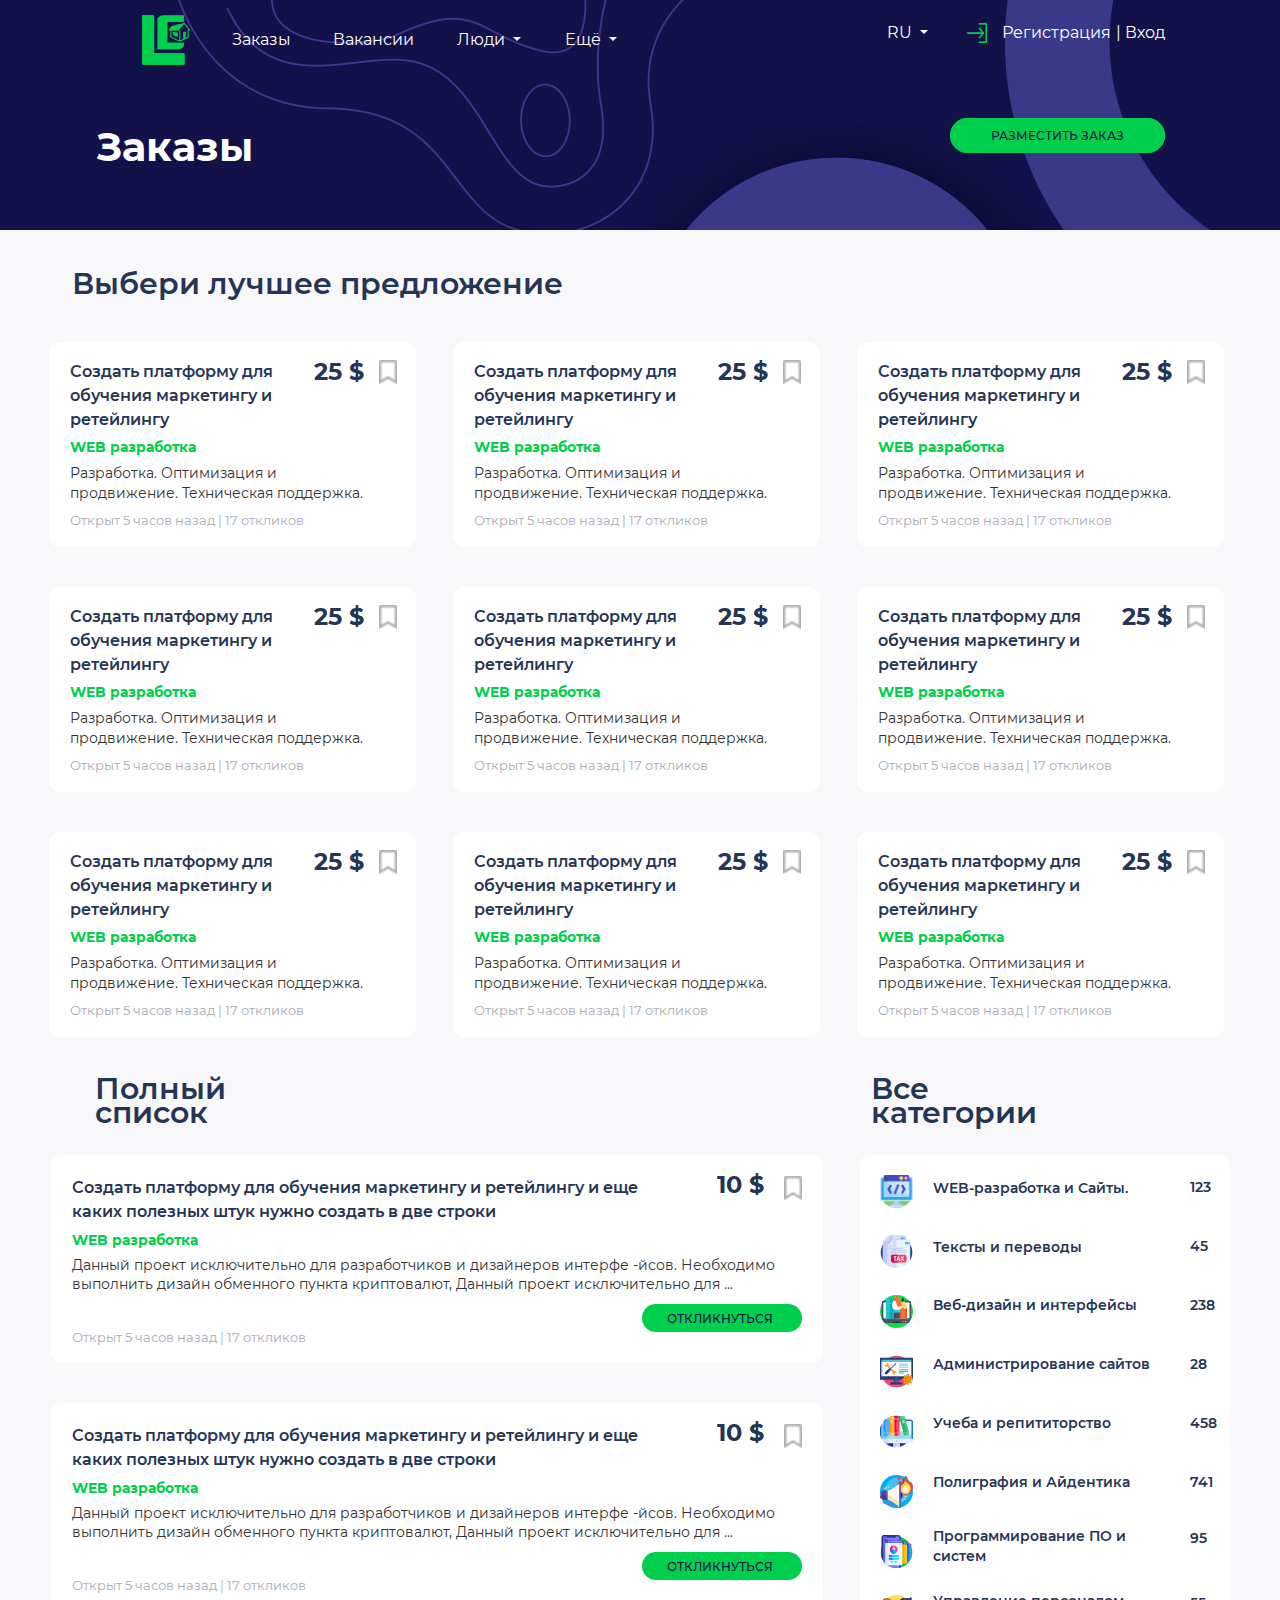
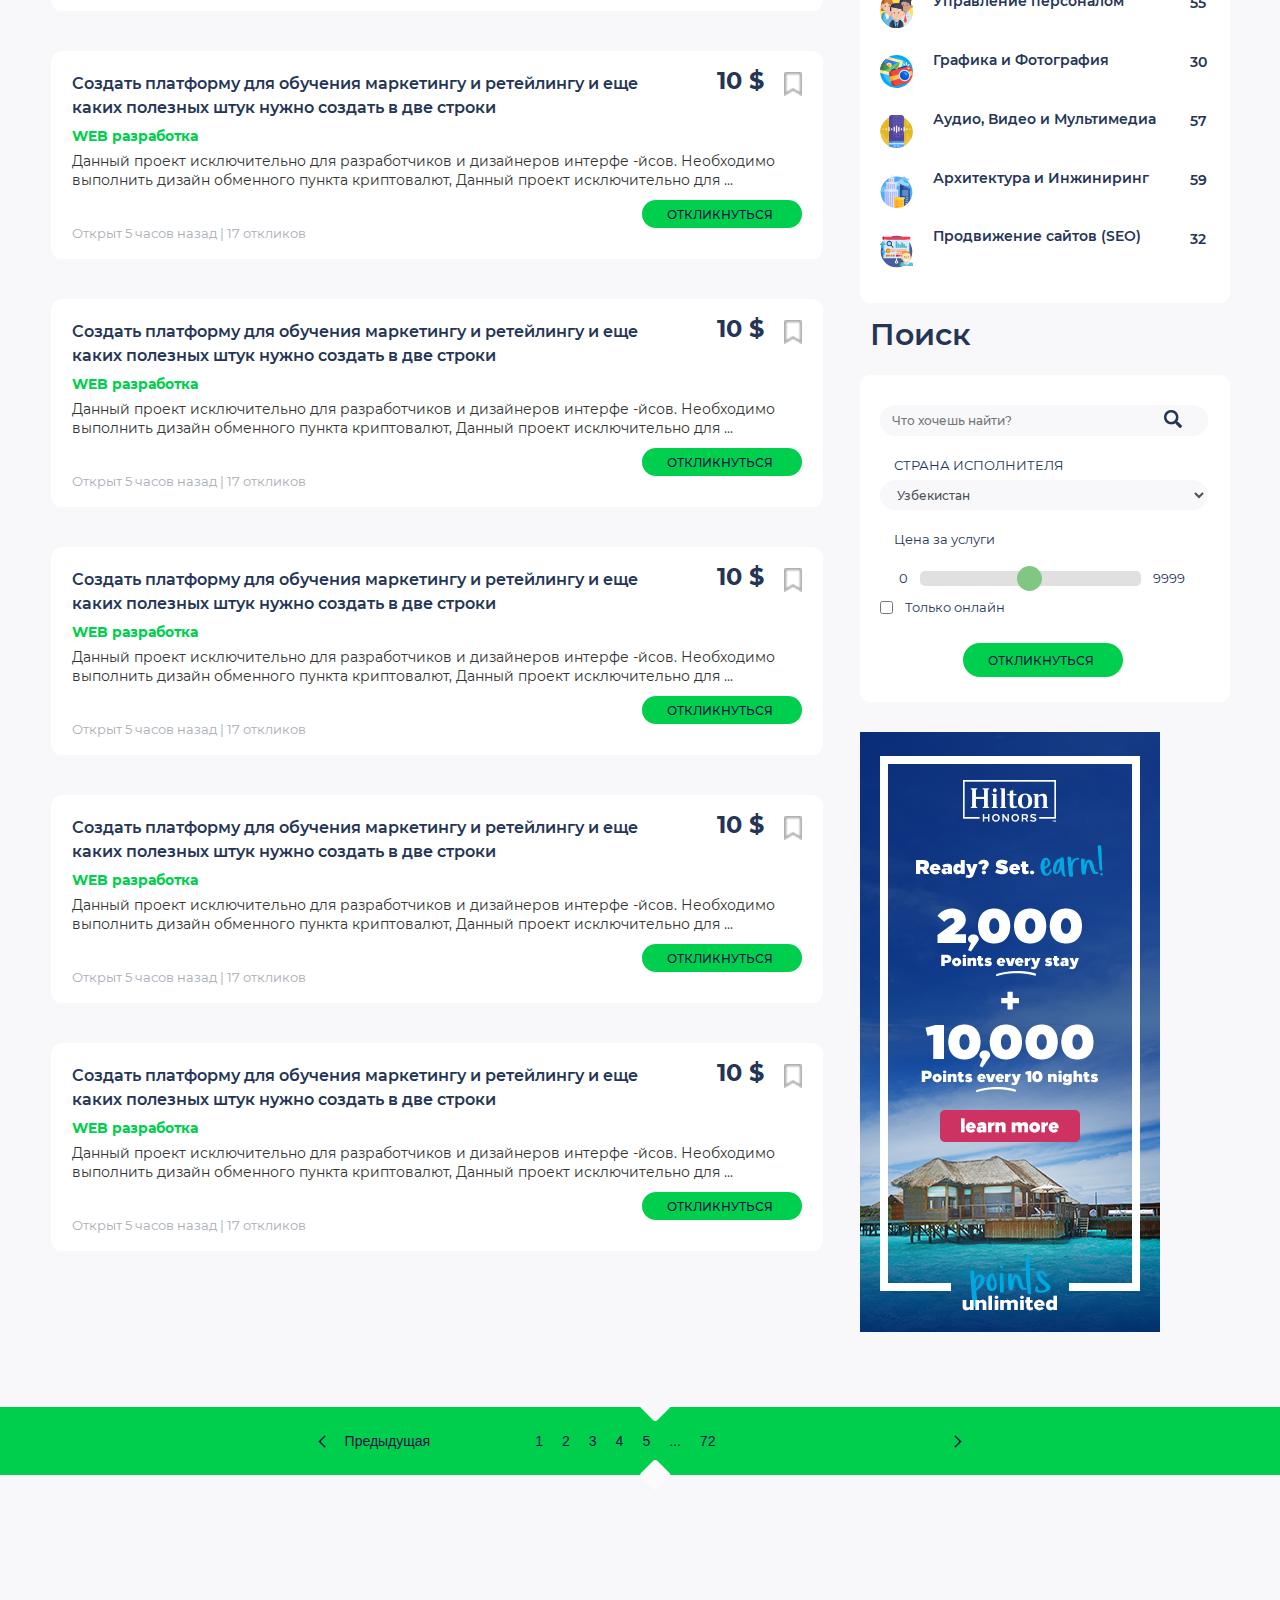
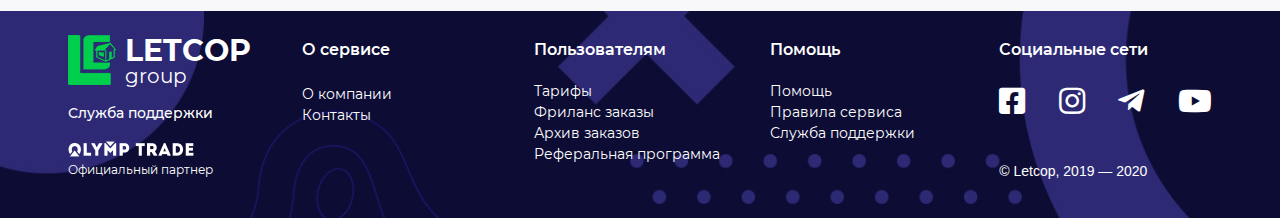
<file: заказы/index.html>
<!DOCTYPE html>
<html lang="en">

<head>
    <meta charset="UTF-8">
    <meta name="viewport" content="width=device-width, initial-scale=1.0">
    <title>Document</title>
    <link rel="stylesheet" href="styles/style.css">
    <link rel="stylesheet" href="styles/fonts.css">
    <link rel="stylesheet" href="fontawesome/css/all.min.css">
    <link rel="stylesheet" href="bootstrap/css/bootstrap.min.css">
    <link rel="stylesheet" href="bootstrap/js/bootstrap.min.js">
</head>

<body>




    <header>
        <div class="header_part">
            <div class="container">
                <div class="row d-flex align-items-center justify-content-between">
                    <div class="header_nav_left d-flex">
                        <img src="images/logo.png" alt="logo.png">

                        <ul>
                            <li><a href="">заказы</a></li>
                            <li><a href="">вакансии</a></li>
                            <li>

                                <div class="dropdown">
                                    <a class="btn dropdown-toggle" href="#" role="button" id="dropdownMenuLink_1"
                                        data-toggle="dropdown" aria-haspopup="true" aria-expanded="false">
                                        Люди
                                    </a>

                                    <div class="dropdown-menu" aria-labelledby="dropdownMenuLink">
                                        <a class="dropdown-item" href="../index.html">Все исполнители</a>
                                        <a class="dropdown-item" href="#">Все команды</a>
                                        <a class="dropdown-item" href="#">Офлайн специалисты</a>
                                    </div>
                                </div>

                            </li>

                            <li>

                                <div class="dropdown">
                                    <a class="btn dropdown-toggle" href="#" role="button" id="dropdownMenuLink_3"
                                        data-toggle="dropdown" aria-haspopup="true" aria-expanded="false">
                                        ещё
                                    </a>

                                    <div class="dropdown-menu" aria-labelledby="dropdownMenuLink">
                                        <a class="dropdown-item" href="#">Реферальная программа</a>
                                        <a class="dropdown-item" href="#">База знаний</a>
                                        <a class="dropdown-item" href="#">Новости</a>
                                        <a class="dropdown-item" href="#">Форум</a>
                                        <a class="dropdown-item" href="#">Блог</a>
                                    </div>
                                </div>

                            </li>

                        </ul>
                    </div>

                    <div class="header_nav_right d-flex">
                        <div class="dropdown">
                            <a class="btn dropdown-toggle" href="#" role="button" id="dropdownMenuLink_4"
                                data-toggle="dropdown" aria-haspopup="true" aria-expanded="false">
                                RU
                            </a>

                            <div class="dropdown-menu" aria-labelledby="dropdownMenuLink">
                                <a class="dropdown-item" href="#">UZ</a>
                                <a class="dropdown-item" href="#">ENG</a>
                            </div>
                        </div>

                        <div class="logging">
                            <img src="images/logging_img.png" alt="logging_img">
                            <a href="">Регистрация</a> <span>|</span> <a href="">Вход</a>
                        </div>
                    </div>



                </div>

                <div class="row header_content d-flex justify-content-between">
                    <div class="header_content_h1">
                        <h1>заказы</h1>
                    </div>

                    <div class="button"><a href="">разместить заказ</a></div>
                </div>
            </div>
        </div>
    </header>

    <!-- =========================================================== main-start ============================================================ -->
    <main>

        <!-- ======================================================= (best_deal_list) start ============================================== -->
        <section>
            <div class="top_main ">
                <div class="container-fluid">
                    <div class="d-flex justify-content-center">
                        <h2 class="main_top_title">Выбери лучшее предложение</h2>
                    </div>
                    <!-- <div class="row justify-content-center"> -->
                        <div class="d-flex justify-content-center">
                        <div class="best_deal_list">

                            <div class="row">

                                <div class="col-lg-auto">

                                    <div class="card__1">

                                        <ul class="d-flex justify-content-between">
                                            <li><a href="#">Создать платформу для
                                                    обучения маркетингу и
                                                    ретейлингу</a></li>
                                            <li><span>25 $</span><a href=""><img src="images/bookmark.png"
                                                        alt="bookmark_img"></a></li>
                                        </ul>

                                        <ul>
                                            <li>WEB разработка</li>
                                            <li>Разработка. Оптимизация и продвижение. Техническая поддержка.</li>
                                            <li><a href="#">Открыт 5 часов назад</a> | <a href="#">17 откликов</a></li>
                                        </ul>

                                    </div>
                                </div>
                                <div class="col-lg-auto">
                                    <div class="card__1">

                                        <ul class="d-flex justify-content-between">
                                            <li><a href="#">Создать платформу для
                                                    обучения маркетингу и
                                                    ретейлингу</a></li>
                                            <li><span>25 $</span><a href=""><img src="images/bookmark.png"
                                                        alt="bookmark_img"></a></li>
                                        </ul>

                                        <ul>
                                            <li>WEB разработка</li>
                                            <li>Разработка. Оптимизация и продвижение. Техническая поддержка.</li>
                                            <li><a href="#">Открыт 5 часов назад</a> | <a href="#">17 откликов</a></li>
                                        </ul>

                                    </div>
                                </div>
                                <div class="col-lg-auto">
                                    <div class="card__1">

                                        <ul class="d-flex justify-content-between">
                                            <li><a href="#">Создать платформу для
                                                    обучения маркетингу и
                                                    ретейлингу</a></li>
                                            <li><span>25 $</span><a href=""><img src="images/bookmark.png"
                                                        alt="bookmark_img"></a></li>
                                        </ul>

                                        <ul>
                                            <li>WEB разработка</li>
                                            <li>Разработка. Оптимизация и продвижение. Техническая поддержка.</li>
                                            <li><a href="#">Открыт 5 часов назад</a> | <a href="#">17 откликов</a></li>
                                        </ul>

                                    </div>
                                </div>
                                <div class="col-lg-auto">
                                    <div class="card__1">

                                        <ul class="d-flex justify-content-between">
                                            <li><a href="#">Создать платформу для
                                                    обучения маркетингу и
                                                    ретейлингу</a></li>
                                            <li><span>25 $</span><a href=""><img src="images/bookmark.png"
                                                        alt="bookmark_img"></a></li>
                                        </ul>

                                        <ul>
                                            <li>WEB разработка</li>
                                            <li>Разработка. Оптимизация и продвижение. Техническая поддержка.</li>
                                            <li><a href="#">Открыт 5 часов назад</a> | <a href="#">17 откликов</a></li>
                                        </ul>

                                    </div>
                                </div>
                                <div class="col-lg-auto">
                                    <div class="card__1">

                                        <ul class="d-flex justify-content-between">
                                            <li><a href="#">Создать платформу для
                                                    обучения маркетингу и
                                                    ретейлингу</a></li>
                                            <li><span>25 $</span><a href=""><img src="images/bookmark.png"
                                                        alt="bookmark_img"></a></li>
                                        </ul>

                                        <ul>
                                            <li>WEB разработка</li>
                                            <li>Разработка. Оптимизация и продвижение. Техническая поддержка.</li>
                                            <li><a href="#">Открыт 5 часов назад</a> | <a href="#">17 откликов</a></li>
                                        </ul>

                                    </div>
                                </div>
                                <div class="col-lg-auto">
                                    <div class="card__1">

                                        <ul class="d-flex justify-content-between">
                                            <li><a href="#">Создать платформу для
                                                    обучения маркетингу и
                                                    ретейлингу</a></li>
                                            <li><span>25 $</span><a href=""><img src="images/bookmark.png"
                                                        alt="bookmark_img"></a></li>
                                        </ul>

                                        <ul>
                                            <li>WEB разработка</li>
                                            <li>Разработка. Оптимизация и продвижение. Техническая поддержка.</li>
                                            <li><a href="#">Открыт 5 часов назад</a> | <a href="#">17 откликов</a></li>
                                        </ul>

                                    </div>
                                </div>
                                <div class="col-lg-auto">
                                    <div class="card__1">

                                        <ul class="d-flex justify-content-between">
                                            <li><a href="#">Создать платформу для
                                                    обучения маркетингу и
                                                    ретейлингу</a></li>
                                            <li><span>25 $</span><a href=""><img src="images/bookmark.png"
                                                        alt="bookmark_img"></a></li>
                                        </ul>

                                        <ul>
                                            <li>WEB разработка</li>
                                            <li>Разработка. Оптимизация и продвижение. Техническая поддержка.</li>
                                            <li><a href="#">Открыт 5 часов назад</a> | <a href="#">17 откликов</a></li>
                                        </ul>

                                    </div>
                                </div>
                                <div class="col-lg-auto">
                                    <div class="card__1">

                                        <ul class="d-flex justify-content-between">
                                            <li><a href="#">Создать платформу для
                                                    обучения маркетингу и
                                                    ретейлингу</a></li>
                                            <li><span>25 $</span><a href=""><img src="images/bookmark.png"
                                                        alt="bookmark_img"></a></li>
                                        </ul>

                                        <ul>
                                            <li>WEB разработка</li>
                                            <li>Разработка. Оптимизация и продвижение. Техническая поддержка.</li>
                                            <li><a href="#">Открыт 5 часов назад</a> | <a href="#">17 откликов</a></li>
                                        </ul>

                                    </div>
                                </div>
                                <div class="col-lg-auto">
                                    <div class="card__1">

                                        <ul class="d-flex justify-content-between">
                                            <li><a href="#">Создать платформу для
                                                    обучения маркетингу и
                                                    ретейлингу</a></li>
                                            <li><span>25 $</span><a href=""><img src="images/bookmark.png"
                                                        alt="bookmark_img"></a></li>
                                        </ul>

                                        <ul>
                                            <li>WEB разработка</li>
                                            <li>Разработка. Оптимизация и продвижение. Техническая поддержка.</li>
                                            <li><a href="#">Открыт 5 часов назад</a> | <a href="#">17 откликов</a></li>
                                        </ul>
                                    </div>
                                </div>
                            </div>
                        </div>
                    </div>
                </div>
                </div>
            
        </section>
        <!-- ======================================================= (best_deal_list) end =========================================== -->



        <section>
            <div class="bottom_main">
                <div class="container-fluid">

                    <div class="d-flex justify-content-center">
                        <div class="main_bottom_title d-flex">
                            <h2>Полный список</h2>
                            <h2>Все категории</h2>
                        </div>
                    </div>
                    <!--  ===================================================== (full_list_of_deal) start ====================================================== -->


                    <div class="d-flex justify-content-center">
                        <div class="full_list_of_deal d-flex justify-content-between">
                            <div class="left_part">

                                <div class="card__2">
                                    <ul>
                                        <li><a href="#">Создать платформу для обучения маркетингу и ретейлингу и еще
                                                каких полезных
                                                штук нужно создать в две строки</a></li>
                                        <li><span>10 $</span> <a href="#"><img src="images/bookmark.png"
                                                    alt="bookmark_img"></a></li>
                                    </ul>

                                    <ul>
                                        <li>WEB разработка</li>
                                        <li>Данный проект исключительно для разработчиков и дизайнеров интерфе
                                            -йсов.
                                            Необходимо выполнить дизайн обменного пункта криптовалют, Данный проект
                                            исключительно для ...</li>
                                        <li class="d-flex justify-content-end"><a href="#">откликнуться</a></li>
                                        <li><a href="#">Открыт 5 часов назад</a> | <a href="#">17 откликов</a></li>
                                    </ul>

                                </div>


                                <div class="card__2">
                                    <ul>
                                        <li><a href="#">Создать платформу для обучения маркетингу и ретейлингу и еще
                                                каких полезных
                                                штук нужно создать в две строки</a></li>
                                        <li><span>10 $</span> <a href="#"><img src="images/bookmark.png"
                                                    alt="bookmark_img"></a></li>
                                    </ul>

                                    <ul>
                                        <li>WEB разработка</li>
                                        <li>Данный проект исключительно для разработчиков и дизайнеров интерфе
                                            -йсов.
                                            Необходимо выполнить дизайн обменного пункта криптовалют, Данный проект
                                            исключительно для ...</li>
                                        <li class="d-flex justify-content-end"><a href="#">откликнуться</a></li>
                                        <li><a href="#">Открыт 5 часов назад</a> | <a href="#">17 откликов</a></li>
                                    </ul>

                                </div>


                                <div class="card__2">
                                    <ul>
                                        <li><a href="#">Создать платформу для обучения маркетингу и ретейлингу и еще
                                                каких полезных
                                                штук нужно создать в две строки</a></li>
                                        <li><span>10 $</span> <a href="#"><img src="images/bookmark.png"
                                                    alt="bookmark_img"></a></li>
                                    </ul>

                                    <ul>
                                        <li>WEB разработка</li>
                                        <li>Данный проект исключительно для разработчиков и дизайнеров интерфе
                                            -йсов.
                                            Необходимо выполнить дизайн обменного пункта криптовалют, Данный проект
                                            исключительно для ...</li>
                                        <li class="d-flex justify-content-end"><a href="#">откликнуться</a></li>
                                        <li><a href="#">Открыт 5 часов назад</a> | <a href="#">17 откликов</a></li>
                                    </ul>

                                </div>


                                <div class="card__2">
                                    <ul>
                                        <li><a href="#">Создать платформу для обучения маркетингу и ретейлингу и еще
                                                каких полезных
                                                штук нужно создать в две строки</a></li>
                                        <li><span>10 $</span> <a href="#"><img src="images/bookmark.png"
                                                    alt="bookmark_img"></a></li>
                                    </ul>

                                    <ul>
                                        <li>WEB разработка</li>
                                        <li>Данный проект исключительно для разработчиков и дизайнеров интерфе
                                            -йсов.
                                            Необходимо выполнить дизайн обменного пункта криптовалют, Данный проект
                                            исключительно для ...</li>
                                        <li class="d-flex justify-content-end"><a href="#">откликнуться</a></li>
                                        <li><a href="#">Открыт 5 часов назад</a> | <a href="#">17 откликов</a></li>
                                    </ul>

                                </div>


                                <div class="card__2">
                                    <ul>
                                        <li><a href="#">Создать платформу для обучения маркетингу и ретейлингу и еще
                                                каких полезных
                                                штук нужно создать в две строки</a></li>
                                        <li><span>10 $</span> <a href="#"><img src="images/bookmark.png"
                                                    alt="bookmark_img"></a></li>
                                    </ul>

                                    <ul>
                                        <li>WEB разработка</li>
                                        <li>Данный проект исключительно для разработчиков и дизайнеров интерфе
                                            -йсов.
                                            Необходимо выполнить дизайн обменного пункта криптовалют, Данный проект
                                            исключительно для ...</li>
                                        <li class="d-flex justify-content-end"><a href="#">откликнуться</a></li>
                                        <li><a href="#">Открыт 5 часов назад</a> | <a href="#">17 откликов</a></li>
                                    </ul>

                                </div>


                                <div class="card__2">
                                    <ul>
                                        <li><a href="#">Создать платформу для обучения маркетингу и ретейлингу и еще
                                                каких полезных
                                                штук нужно создать в две строки</a></li>
                                        <li><span>10 $</span> <a href="#"><img src="images/bookmark.png"
                                                    alt="bookmark_img"></a></li>
                                    </ul>

                                    <ul>
                                        <li>WEB разработка</li>
                                        <li>Данный проект исключительно для разработчиков и дизайнеров интерфе
                                            -йсов.
                                            Необходимо выполнить дизайн обменного пункта криптовалют, Данный проект
                                            исключительно для ...</li>
                                        <li class="d-flex justify-content-end"><a href="#">откликнуться</a></li>
                                        <li><a href="#">Открыт 5 часов назад</a> | <a href="#">17 откликов</a></li>
                                    </ul>

                                </div>


                                <div class="card__2">
                                    <ul>
                                        <li><a href="#">Создать платформу для обучения маркетингу и ретейлингу и еще
                                                каких полезных
                                                штук нужно создать в две строки</a></li>
                                        <li><span>10 $</span> <a href="#"><img src="images/bookmark.png"
                                                    alt="bookmark_img"></a></li>
                                    </ul>

                                    <ul>
                                        <li>WEB разработка</li>
                                        <li>Данный проект исключительно для разработчиков и дизайнеров интерфе
                                            -йсов.
                                            Необходимо выполнить дизайн обменного пункта криптовалют, Данный проект
                                            исключительно для ...</li>
                                        <li class="d-flex justify-content-end"><a href="#">откликнуться</a></li>
                                        <li><a href="#">Открыт 5 часов назад</a> | <a href="#">17 откликов</a></li>
                                    </ul>

                                </div>
                            </div>
                            <!-- ============================================================ (all_categories) start ================================================  -->
                            <div class="right_part">

                                <div class="right_top_part d-flex">

                                    <ul>
                                        <li><img src="images/1_img_all_categories.png" alt="1_img_all_categories.png">
                                        </li>
                                        <li><img src="images/2_img_all_categories.svg" alt="2_img_all_categories.png">
                                        </li>
                                        <li><img src="images/3_img_all_categories.svg" alt="3_img_all_categories.png">
                                        </li>
                                        <li><img src="images/4_img_all_categories.svg" alt="4_img_all_categories.png">
                                        </li>
                                        <li><img src="images/5_img_all_categories.svg" alt="5_img_all_categories.png">
                                        </li>
                                        <li><img src="images/6_img_all_categories.svg" alt="6_img_all_categories.png">
                                        </li>
                                        <li><img src="images/7_img_all_categories.svg" alt="7_img_all_categories.png">
                                        </li>
                                        <li><img src="images/8_img_all_categories.svg" alt="8_img_all_categories.png">
                                        </li>
                                        <li><img src="images/9_img_all_categories.svg" alt="9_img_all_categories.png">
                                        </li>
                                        <li><img src="images/10_img_all_categories.svg" alt="10_img_all_categories.png">
                                        </li>
                                        <li><img src="images/11_img_all_categories.svg" alt="11_img_all_categories.png">
                                        </li>
                                        <li><img src="images/12_img_all_categories.svg" alt="12_img_all_categories.png">
                                        </li>


                                    </ul>


                                    <ul>
                                        <li>
                                            <div class="dropdown_all-categories">
                                                <a class="btn " href="#" role="button" id="dropdownMenuLink__1"
                                                    data-toggle="dropdown" aria-haspopup="true" aria-expanded="false">
                                                    WEB-разработка и Сайты.
                                                </a>

                                                <div class="dropdown-menu" aria-labelledby="dropdownMenuLink">
                                                    <ul>
                                                        <a class="dropdown-item d-flex justify-content-between"
                                                            href="#">Веб-программирование <span>7</span></a>
                                                        <a class="dropdown-item d-flex justify-content-between"
                                                            href="#">HTML-верстка <span>7</span></a>
                                                        <a class="dropdown-item d-flex justify-content-between"
                                                            href="#">Системы управления (CMS)
                                                            <span>23</span></a>
                                                        <a class="dropdown-item d-flex justify-content-between"
                                                            href="#">Сайты «под ключ» <span>7</span></a>
                                                        <a class="dropdown-item d-flex justify-content-between"
                                                            href="#">Интернет-магазины <span>7</span></a>
                                                        <a class="dropdown-item d-flex justify-content-between"
                                                            href="#">Тестирование сайтов <span>7</span></a>
                                                    </ul>

                                                </div>
                                            </div>
                                        </li>

                                        <li>
                                            <div class="dropdown_all-categories">
                                                <a class="btn " href="#" role="button" id="dropdownMenuLink__2"
                                                    data-toggle="dropdown" aria-haspopup="true" aria-expanded="false">
                                                    Тексты и переводы
                                                </a>

                                                <div class="dropdown-menu" aria-labelledby="dropdownMenuLink">
                                                    <ul>
                                                        <a class="dropdown-item d-flex justify-content-between"
                                                            href="#">Копирайтинг<span>7</span></a>
                                                        <a class="dropdown-item d-flex justify-content-between"
                                                            href="#">Редактирование и
                                                            Корректура<span>7</span></a>
                                                        <a class="dropdown-item d-flex justify-content-between"
                                                            href="#">Рерайтинг
                                                            <span>23</span></a>
                                                        <a class="dropdown-item d-flex justify-content-between"
                                                            href="#">Нейминг и Слоганы<span>7</span></a>
                                                        <a class="dropdown-item d-flex justify-content-between"
                                                            href="#">Продающие тексты<span>7</span></a>
                                                        <a class="dropdown-item d-flex justify-content-between"
                                                            href="#">Сценарии<span>7</span></a>
                                                        <a class="dropdown-item d-flex justify-content-between"
                                                            href="#">Транскрибация<span>7</span></a>
                                                        <a class="dropdown-item d-flex justify-content-between"
                                                            href="#">Стихи, Песни и Проза<span>7</span></a>
                                                    </ul>

                                                </div>
                                            </div>
                                        </li>

                                        <li>
                                            <div class="dropdown_all-categories">
                                                <a class="btn " href="#" role="button" id="dropdownMenuLink__3"
                                                    data-toggle="dropdown" aria-haspopup="true" aria-expanded="false">
                                                    Веб-дизайн и интерфейсы
                                                </a>

                                                <div class="dropdown-menu" aria-labelledby="dropdownMenuLink">
                                                    <ul>
                                                        <a class="dropdown-item d-flex justify-content-between"
                                                            href="#">Дизайн сайтов<span>7</span></a>
                                                        <a class="dropdown-item d-flex justify-content-between"
                                                            href="#">Баннеры<span>7</span></a>
                                                        <a class="dropdown-item d-flex justify-content-between"
                                                            href="#">Дизайн интерфейсов и игр
                                                            <span>23</span></a>
                                                        <a class="dropdown-item d-flex justify-content-between"
                                                            href="#">Иконки и Пиксель-арт<span>7</span></a>
                                                        <a class="dropdown-item d-flex justify-content-between"
                                                            href="#">Дизайн мобильных
                                                            приложений<span>7</span></a>
                                                    </ul>
                                                </div>
                                            </div>
                                        </li>

                                        <li>
                                            <div class="dropdown_all-categories">
                                                <a class="btn " href="#" role="button" id="dropdownMenuLink__4"
                                                    data-toggle="dropdown" aria-haspopup="true" aria-expanded="false">
                                                    Администрирование сайтов
                                                </a>

                                                <div class="dropdown-menu" aria-labelledby="dropdownMenuLink">
                                                    <ul>
                                                        <a class="dropdown-item d-flex justify-content-between"
                                                            href="#">Наполнение сайтов<span>7</span></a>
                                                        <a class="dropdown-item d-flex justify-content-between"
                                                            href="#">Системное
                                                            администрирование<span>7</span></a>
                                                        <a class="dropdown-item d-flex justify-content-between"
                                                            href="#">Служба поддержки
                                                            <span>23</span></a>
                                                    </ul>

                                                </div>
                                            </div>
                                        </li>

                                        <li>
                                            <div class="dropdown_all-categories">
                                                <a class="btn " href="#" role="button" id="dropdownMenuLink__5"
                                                    data-toggle="dropdown" aria-haspopup="true" aria-expanded="false">
                                                    Учеба и репититорство
                                                </a>

                                                <div class="dropdown-menu" aria-labelledby="dropdownMenuLink">
                                                    <ul>
                                                        <a class="dropdown-item d-flex justify-content-between"
                                                            href="#">Контрольные, Задачи и
                                                            Тесты<span>7</span></a>
                                                        <a class="dropdown-item d-flex justify-content-between"
                                                            href="#">Рефераты, Курсовые и
                                                            Дипломы<span>7</span></a>
                                                        <a class="dropdown-item d-flex justify-content-between"
                                                            href="#">Уроки и Репетиторство
                                                            <span>23</span></a>
                                                        <a class="dropdown-item d-flex justify-content-between"
                                                            href="#">Лабораторные работы<span>7</span></a>
                                                    </ul>

                                                </div>
                                            </div>
                                        </li>

                                        <li>
                                            <div class="dropdown_all-categories">
                                                <a class="btn " href="#" role="button" id="dropdownMenuLink__6"
                                                    data-toggle="dropdown" aria-haspopup="true" aria-expanded="false">
                                                    Полиграфия и Айдентика
                                                </a>

                                                <div class="dropdown-menu" aria-labelledby="dropdownMenuLink">
                                                    <ul>
                                                        <a class="dropdown-item d-flex justify-content-between"
                                                            href="#">Логотипы и Знаки<span>7</span></a>
                                                        <a class="dropdown-item d-flex justify-content-between"
                                                            href="#">Дизайн продукции<span>7</span></a>
                                                        <a class="dropdown-item d-flex justify-content-between"
                                                            href="#">Фирменный стиль
                                                            <span>23</span></a>
                                                        <a class="dropdown-item d-flex justify-content-between"
                                                            href="#">Верстка полиграфии<span>7</span></a>
                                                        <a class="dropdown-item d-flex justify-content-between"
                                                            href="#">Наружная реклама<span>7</span></a>
                                                    </ul>

                                                </div>
                                            </div>
                                        </li>

                                        <li>
                                            <div class="dropdown_all-categories">
                                                <a class="btn " href="#" role="button" id="dropdownMenuLink__7"
                                                    data-toggle="dropdown" aria-haspopup="true" aria-expanded="false">
                                                    Программирование ПО и систем
                                                </a>

                                                <div class="dropdown-menu" aria-labelledby="dropdownMenuLink">
                                                    <ul>
                                                        <a class="dropdown-item d-flex justify-content-between"
                                                            href="#">Мобильные приложения<span>7</span></a>
                                                        <a class="dropdown-item d-flex justify-content-between"
                                                            href="#">Прикладное ПО<span>7</span></a>
                                                        <a class="dropdown-item d-flex justify-content-between"
                                                            href="#">1С-программирование
                                                            <span>23</span></a>
                                                        <a class="dropdown-item d-flex justify-content-between"
                                                            href="#">Базы данных<span>7</span></a>
                                                        <a class="dropdown-item d-flex justify-content-between"
                                                            href="#">Разработка игр<span>7</span></a>
                                                        <a class="dropdown-item d-flex justify-content-between"
                                                            href="#">Системное
                                                            программирование<span>7</span></a>
                                                        <a class="dropdown-item d-flex justify-content-between"
                                                            href="#">Встраиваемые системы<span>7</span></a>
                                                        <a class="dropdown-item d-flex justify-content-between"
                                                            href="#">Тестирование ПО<span>7</span></a>
                                                    </ul>

                                                </div>
                                            </div>
                                        </li>

                                        <li>
                                            <div class="dropdown_all-categories">
                                                <a class="btn " href="#" role="button" id="dropdownMenuLink__8"
                                                    data-toggle="dropdown" aria-haspopup="true" aria-expanded="false">
                                                    Управление персоналом
                                                </a>

                                                <div class="dropdown-menu" aria-labelledby="dropdownMenuLink">
                                                    <ul>
                                                        <a class="dropdown-item d-flex justify-content-between"
                                                            href="#">Управление продажами<span>7</span></a>
                                                        <a class="dropdown-item d-flex justify-content-between"
                                                            href="#">Управление проектами<span>7</span></a>
                                                        <a class="dropdown-item d-flex justify-content-between"
                                                            href="#">Подбор персонала (HR)
                                                            <span>23</span></a>
                                                    </ul>

                                                </div>
                                            </div>
                                        </li>

                                        <li>
                                            <div class="dropdown_all-categories">
                                                <a class="btn " href="#" role="button" id="dropdownMenuLink__9"
                                                    data-toggle="dropdown" aria-haspopup="true" aria-expanded="false">
                                                    Графика и Фотография
                                                </a>

                                                <div class="dropdown-menu" aria-labelledby="dropdownMenuLink">
                                                    <ul>
                                                        <a class="dropdown-item d-flex justify-content-between"
                                                            href="#">Иллюстрации и Рисунки<span>7</span></a>
                                                        <a class="dropdown-item d-flex justify-content-between"
                                                            href="#">3D-графика<span>7</span></a>
                                                        <a class="dropdown-item d-flex justify-content-between"
                                                            href="#">Обработка фотографий
                                                            <span>23</span></a>
                                                        <a class="dropdown-item d-flex justify-content-between"
                                                            href="#">Фотосъемка<span>7</span></a>
                                                        <a class="dropdown-item d-flex justify-content-between"
                                                            href="#">Шрифты<span>7</span></a>
                                                    </ul>

                                                </div>
                                            </div>
                                        </li>

                                        <li>
                                            <div class="dropdown_all-categories">
                                                <a class="btn " href="#" role="button" id="dropdownMenuLink__10"
                                                    data-toggle="dropdown" aria-haspopup="true" aria-expanded="false">
                                                    Аудио, Видео и Мультимедиа
                                                </a>

                                                <div class="dropdown-menu" aria-labelledby="dropdownMenuLink">
                                                    <ul>
                                                        <a class="dropdown-item d-flex justify-content-between"
                                                            href="#">Видеомонтаж<span>7</span></a>
                                                        <a class="dropdown-item d-flex justify-content-between"
                                                            href="#">Анимация<span>7</span></a>
                                                        <a class="dropdown-item d-flex justify-content-between"
                                                            href="#">Озвучивание
                                                            <span>23</span></a>
                                                        <a class="dropdown-item d-flex justify-content-between"
                                                            href="#">Презентации<span>7</span></a>
                                                        <a class="dropdown-item d-flex justify-content-between"
                                                            href="#">Аудиомонтаж<span>7</span></a>
                                                        <a class="dropdown-item d-flex justify-content-between"
                                                            href="#">Музыка и Звуки<span>7</span></a>
                                                    </ul>

                                                </div>
                                            </div>
                                        </li>

                                        <li>
                                            <div class="dropdown_all-categories">
                                                <a class="btn " href="#" role="button" id="dropdownMenuLink__11"
                                                    data-toggle="dropdown" aria-haspopup="true" aria-expanded="false">
                                                    Архитектура и Инжиниринг
                                                </a>

                                                <div class="dropdown-menu" aria-labelledby="dropdownMenuLink">
                                                    <ul>
                                                        <a class="dropdown-item d-flex justify-content-between"
                                                            href="#">Интерьеры и Экстерьеры<span>7</span></a>
                                                        <a class="dropdown-item d-flex justify-content-between"
                                                            href="#">Чертежи и Схемы<span>7</span></a>
                                                        <a class="dropdown-item d-flex justify-content-between"
                                                            href="#">Архитектура зданий
                                                            <span>23</span></a>
                                                        <a class="dropdown-item d-flex justify-content-between"
                                                            href="#">Ландшафтный дизайн<span>7</span></a>
                                                        <a class="dropdown-item d-flex justify-content-between"
                                                            href="#">Машиностроение<span>7</span></a>
                                                    </ul>

                                                </div>
                                            </div>
                                        </li>

                                        <li>
                                            <div class="dropdown_all-categories">
                                                <a class="btn " href="#" role="button" id="dropdownMenuLink__12"
                                                    data-toggle="dropdown" aria-haspopup="true" aria-expanded="false">
                                                    Продвижение сайтов (SEO)
                                                </a>

                                                <div class="dropdown-menu" aria-labelledby="dropdownMenuLink">
                                                    <ul>
                                                        <a class="dropdown-item d-flex justify-content-between"
                                                            href="#">Социальные сети (SMM и
                                                            SMO)<span>7</span></a>
                                                        <a class="dropdown-item d-flex justify-content-between"
                                                            href="#">Поисковые системы (SEO)<span>7</span></a>
                                                        <a class="dropdown-item d-flex justify-content-between"
                                                            href="#">Контекстная реклама
                                                            <span>23</span></a>
                                                        <a class="dropdown-item d-flex justify-content-between"
                                                            href="#">Маркетинговый анализ<span>7</span></a>
                                                    </ul>

                                                </div>
                                            </div>
                                        </li>

                                    </ul>

                                    <ul>
                                        <li><a href="">123</a></li>
                                        <li><a href="">45</a></li>
                                        <li><a href="">238</a></li>
                                        <li><a href="">28</a></li>
                                        <li><a href="">458</a></li>
                                        <li><a href="">741</a></li>
                                        <li><a href="">95</a></li>
                                        <li><a href="">55</a></li>
                                        <li><a href="">30</a></li>
                                        <li><a href="">57</a></li>
                                        <li><a href="">59</a></li>
                                        <li><a href="">32</a></li>
                                    </ul>



                                </div>

                                <div class="search_card_title">
                                    <h2>поиск</h2>
                                </div>

                                <div class="search_card">

                                    <ul>
                                        <li><input type="text" placeholder="Что хочешь найти?"><a href="#"><img
                                                    src="images/img_search.png" alt="img_search"></a></li>
                                        <li>Страна исполнителя</li>

                                        <select id="inputState" class="form-control">
                                            <option selected>Узбекистан</option>
                                            <option value="">Казахстан</option>
                                            <option value="">Таджикистан</option>
                                            <option value="">Кыргызистан</option>
                                            <option value="">Азербайджан</option>
                                        </select>

                                        <li>Цена за услуги</li>
                                        <li>
                                            <div class="slidecontainer d-flex justify-content-center">
                                                <span>0</span>
                                                <input type="range" min="1" max="100" value="50" class="slider"
                                                    id="myRange">
                                                <span>9999</span>
                                            </div>
                                        </li>
                                        <li><input type="checkbox"><span>Только онлайн</span></li>
                                        <li><a href="#">откликнуться</a></li>
                                    </ul>

                                </div>

                                <div class="advertising-banner">
                                    <img src="images/advertising-banner_img.jpg" alt="advertising-banner_img">
                                </div>

                            </div>
                        </div>
                        <!--  ===================================================== (full_list_of_deal) end ====================================================== -->
                    </div>
                </div>
            </div>

        </section>

        <div class="green_line d-flex align-items-center justify-content-center">

            <a href=""><img src="images/chevron-left_img.png" alt="chevron-left_img"></a>
            <a href="">предыдущая</a>
            <a href="">1</a>
            <a href="">2</a>
            <a href="">3</a>
            <a href="">4</a>
            <a href="">5</a>
            <a href="">...</a>
            <a href="">72</a>
            <a href=""><img src="images/chevron-right_img.png" alt="chevron-right_img.png"></a>

        </div>
        <img src="images/upper-delta_img.png" alt="upper-delta_img">
        <img src="images/lower-delta_img.png" alt="lower-delta_img">

    </main>

    <footer>

        <div class="footer_list">
            <div class="container-fluid">
                <div class="footer_content row">
                    <div class="footer_content_ul col-lg-12 d-flex justify-content-center">

                        <ul>
                            <li class="d-flex"><img src="images/logo.png" alt="logo.png"><a
                                    href="">LETCOP<br><span>group</span></a></li>
                            <li><a href="">Служба поддержки</a></li>
                            <li><a href=""><img src="images/olymp_trade_font_img.png" alt="olymp_trade_font_img"></a>
                            </li>
                            <li>Официальный партнер</li>
                        </ul>


                        <ul>
                            <li>О сервисе</li>
                            <li><a href="">О компании</a></li>
                            <li><a href="">Контакты</a></li>
                        </ul>

                        <ul>
                            <li>Пользователям</li>
                            <li><a href="">Тарифы</a></li>
                            <li><a href="">Фриланс заказы</a></li>
                            <li><a href="">Архив заказов</a></li>
                            <li><a href="">Реферальная программа</a></li>
                        </ul>

                        <ul>
                            <li>Помощь</li>
                            <li><a href="">Помощь</a></li>
                            <li><a href="">Правила сервиса</a></li>
                            <li><a href="">Служба поддержки</a></li>
                        </ul>

                        <ul>
                            <li>Социальные сети</li>
                            <li>
                                <a href=""><i class="fab fa-facebook-square"></i></a>
                                <a href=""><i class="fab fa-instagram"></i></a>
                                <a href=""><i class="fab fa-telegram-plane"></i></a>
                                <a href=""><i class="fab fa-youtube"></i></a>

                            </li>
                            <li>© Letcop, 2019 — 2020</li>
                        </ul>
                    </div>
                </div>
            </div>

        </div>
    </footer>




















    <script src="bootstrap/js/jquery.js"></script>
    <script src="bootstrap/js/popper.js"></script>
    <script src="bootstrap/js/bootstrap.min.js"></script>
</body>

</html>
</file>
<file: styles/style.css>
@import 'fonts.css';

* {
    margin: 0;
    padding: 0;
    list-style: none;
}

header {
    background: url(../images/header_01.jpg);
}

.header_part {
    margin: 0 115px 0 96px;
}

.header_nav_left {
    margin-top: 15px;
}

.header_nav_left ul {
    display: flex;
    align-items: center;
    margin: 0;

}

img[alt="logo.png"] {
    margin-right: 42px;
    padding-left: 46px;
}


#dropdownMenuLink_1,
#dropdownMenuLink_2,
#dropdownMenuLink_3,
#dropdownMenuLink_4{
    padding: 0;
}
#dropdownMenuLink_1,
#dropdownMenuLink_2,
#dropdownMenuLink_3,
#dropdownMenuLink_4:focus{
    box-shadow: none;
}

.dropdown .dropdown-menu{
    background: rgba(18, 17, 74, 0);
    /* border: none; */
    min-width: 0;
}

.header_nav_left ul li:nth-child(3) .dropdown .dropdown-menu .dropdown-item{
     padding: 4px 12px;
     width: 160px;
     margin-right: 0;
     font-family: 'Montserrat-Regular';
     font-weight: normal;
     font-size: 12px;
     color: #ffffff;
}
.header_nav_left ul li:nth-child(4) .dropdown .dropdown-menu .dropdown-item{
     padding: 4px 12px;
     width: 75px;
     margin: 0;
     font-family: 'Montserrat-Regular';
     font-weight: normal;
     font-size: 12px;
     color: #ffffff;
}
.header_nav_left ul li:nth-child(5) .dropdown .dropdown-menu .dropdown-item{
     padding: 4px 12px;
     width: 186px;
     margin-right: 0;
     font-family: 'Montserrat-Regular';
     font-weight: normal;
     font-size: 12px;
     color: #ffffff;
}
.header_nav_right .dropdown .dropdown-menu .dropdown-item{
     padding: 4px 12px;
     width: 47px;
     margin-right: 0;
     font-family: 'Montserrat-Regular';
     font-weight: normal;
     font-size: 12px;
     color: #ffffff;
}
.header_nav_right .dropdown .dropdown-menu .dropdown-item:hover{
    background-color: rgba(18, 17, 74, 0.3);
    color: #01c94d;
}

.header_nav_left ul li:nth-child(3) .dropdown .dropdown-menu .dropdown-item:hover,
.header_nav_left ul li:nth-child(4) .dropdown .dropdown-menu .dropdown-item:hover,
.header_nav_left ul li:nth-child(5) .dropdown .dropdown-menu .dropdown-item:hover{
     background-color: rgba(18, 17, 74, 0.3);
     color: #01c94d;
}

.header_nav_left ul li a {
    margin-right: 42px;
    font-family: 'Montserrat-Regular';
    font-weight: normal;
    font-size: 16px;
    color: #ffffff;
    text-transform: capitalize;
    text-decoration: none;
}

.header_nav_left ul li a:hover {
    color: #01c94d;
}

.header_nav_right img[alt="logging_img"]{
    margin-left: 38px;
    padding-right: 11px;
}


.header_nav_right a {
    padding-top: 7px;
    font-family: 'Montserrat-Regular';
    font-weight: normal;
    font-size: 16px;
    color: #ffffff;
    line-height: 12px;
}
.header_nav_right span{
    font-family: 'Montserrat-Regular';
    font-weight: normal;
    font-size: 16px;
    color: #ffffff;
}

.header_nav_right a:hover {
    text-decoration: none;
    color: #01c94d;
}

.header_nav_right ul img:hover {
    color: #01c94d;
}

.header_content {
    margin-top: 58px;
    padding-bottom: 51px;
}

.header_content h1 {
    font-family: 'Montserrat-Bold';
    font-weight: bold;
    font-size: 40px;
    text-transform: capitalize;
    color: #ffffff;
}

.header_content .button a {
    border: 1px solid #00cf4d;
    border-radius: 50px;
    padding: 9px 40px;
    font-family: 'Montserrat-Medium';
    font-weight: medium;
    font-size: 12px;
    color: #12114a;
    background: #00cf4d;
    text-transform: uppercase;
}

.header_content .button a:hover {
    text-decoration: none;
}

/* ============================================================ main-start ============================================================ */

.main_top {
    margin: 0 96px;
}

main {
    background: #f8f8fa;
}

.main_top h2 {
    font-family: 'Montserrat-SemiBold';
    font-weight: 600;
    font-size: 30px;
    color: #253556;
    margin: 44px 0 38px 0;

}

.main_top h2 span {
    font-family: 'Montserrat-SemiBold';
    font-weight: 600;
    font-size: 30px;
    color: #253556;
    margin: 44px 0 38px 0;
    text-transform: uppercase;

}

.top_part ul {
    padding-left: 18px;
}

.top_part ul li:nth-child(1) {
    font-family: 'Montserrat-Regular';
    font-weight: normal;
    font-size: 18px;
    color: #253556;
    line-height: 14px;
    margin-bottom: 9px;
}

.top_part ul li:nth-child(2) {
    font-family: 'Montserrat-Regular';
    font-weight: normal;
    font-size: 12px;
    color: #253556;
    line-height: 14px;
    /* padding-top: 11px; */
}

img[alt="star__1"] {
    margin-left: 59px;
}


.top_part ul li:nth-child(3) {
    font-family: 'Montserrat-Bold';
    font-weight: 700;
    font-size: 14px;
    color: #00cf4d;
    line-height: 11px;
    padding: 13px 0 12px 0;
}

.top_part ul li:nth-child(4) a {

    padding: 2px 35px 2px 35px;
    border-radius: 50px;
    font-family: 'Montserrat-Regular';
    font-weight: normal;
    font-size: 11px;
    color: #000000;
    background: #efefef;
    text-transform: capitalize;
    line-height: 8px;

}

.column_2 .top_part ul li:nth-child(4) a,
.column_3 .card_1:nth-child(3) .top_part ul li:nth-child(4) a {
    padding: 2px 35px 2px 35px;
    border-radius: 50px;
    font-family: 'Montserrat-Regular';
    font-weight: normal;
    font-size: 11px;
    color: #000000;
    background: #7fe7a6;
    text-transform: capitalize;
    line-height: 8px;
}

.top_part ul li:nth-child(4) {
    line-height: 15px;
}

.top_part ul li:nth-child(4) a:hover {
    text-decoration: none;
}

.bottom_part ul {
    margin: 0;
}

.bottom_part ul li:nth-child(1) {
    font-family: 'Montserrat-Regular';
    font-weight: normal;
    font-size: 14px;
    color: #333333;
    line-height: 12px;
}

.bottom_part ul li:nth-child(2) {
    font-family: 'Montserrat-Regular';
    font-weight: normal;
    font-size: 14px;
    color: #333333;
    line-height: 12px;
    padding-top: 9px;
}

.bottom_part ul li:nth-child(3) {
    font-family: 'Montserrat-Regular';
    font-weight: normal;
    font-size: 13px;
    color: #a9adb7;
    line-height: 10px;
    padding-top: 10px;

}

.bottom_part ul li:nth-child(3) a {
    font-family: 'Montserrat-Regular';
    font-weight: normal;
    font-size: 13px;
    color: #a9adb7;
    line-height: 10px;

}

.bottom_part ul li:nth-child(3) a:hover {
    text-decoration: none;
}

.bottom_part ul li:nth-child(3) span {
    font-family: 'Montserrat-Medium';
    font-weight: 500;
    font-size: 14px;
    color: #253556;
    padding-left: 7px;
    height: 16px;
    width: 89px;
}

.card_1 {
    margin: 0;
    background: #ffffff;
    padding: 15px 15px 15px 20px;
    border-radius: 10px;
    border: 1px solid #ffff;
    margin-bottom: 40px;
    width: 367px;
    height: 201px;
    transition: 0.5s;

}

.card_1:hover {
    border-color: rgb(0, 207, 77) ;
    transition: 0.5s;
}

.column_1 {
    margin-right: 40px;
}

.column_2 {
    margin-right: 40px;
}

/* ====== <!-- 2 - часть main ( Полный список исполнителей! и Все категории ) --- START  --> ======= */

.main_bottom_title h2:nth-child(2) {
    font-family: 'Montserrat-Regular';
    font-weight: normal;
    font-size: 30px;
    color: #253556;
}

.main_bottom_title {
    margin-bottom: 31px;
}

.card_performers {
    background: #ffffff;
    padding: 19px 19px 15px 25px;
    border-radius: 10px;
    margin-bottom: 29px;
    height: 252px;
    border: 1px solid #ffff;
    transition: 0.5s;
}

.card_performers:hover {
    border-color:rgb(0, 207, 77);
    transition: 0.5s;
}

.left_part_card img[alt="performers_img"] {
    padding-left: 10px;
}

.left_part_card ul li:nth-child(1) {
    padding: 19px 0;
    padding-left: 10px;
}

.left_part_card ul li:nth-child(1) a {
    background: #00cf4d;
    line-height: 10px;
    padding: 7px 31px;
    border-radius: 19px;
    color: #12114a;
    font-family: 'Montserrat-Medium';
    font-weight: 500;
    font-size: 12px;
    text-transform: uppercase;

}

.left_part_card ul li:nth-child(1) a:hover {
    text-decoration: none;
}

.left_part_card ul li:nth-child(2) {
    margin-bottom: 6px;
}

.left_part_card ul li:nth-child(2),
.left_part_card ul li:nth-child(3) {
    color: #a9adb7;
    line-height: 10px;
    font-family: 'Montserrat-Regular';
    font-weight: normal;
    font-size: 13px;
    text-align: center;

}

.right_part_card {
    margin-left: 17px;
}

.right_part_card ul li:nth-child(1) {
    font-family: 'Montserrat-Regular';
    font-weight: normal;
    font-size: 18px;
    color: #253556;
    line-height: 14px;
}

.right_part_card ul li:nth-child(1) span {
    padding-left: 329px;
}

.right_part_card ul li:nth-child(2) {
    font-family: 'Montserrat-Regular';
    font-weight: normal;
    font-size: 12px;
    color: #253556;
    line-height: 14px;
    padding-top: 8px;
    margin-bottom: 11px;
}

.right_part_card ul li:nth-child(2) span {
    padding-left: 427px;
    font-family: 'Montserrat-Medium';
    font-weight: 500;
    font-size: 14px;
    color: #253556;
}

.right_part_card ul li:nth-child(3) a:nth-child(1) {
    font-family: 'Montserrat-SemiBold';
    font-weight: 600;
    font-size: 12px;
    line-height: 10px;
    color: #00cf4d;
    border: 1px solid #7fe7a6;
    border-top-right-radius: 15px;
    border-bottom-right-radius: 15px;
    padding: 5px 14px;

}

.right_part_card ul li:nth-child(3) a:nth-child(1):hover {
    text-decoration: none;
}

.right_part_card ul li:nth-child(3) a:nth-child(2) {
    padding-left: 472px;
}

.right_part_card ul li:nth-child(4) {
    font-family: 'Montserrat-Bold';
    font-weight: 700;
    font-size: 14px;
    color: #253556;
    line-height: 14px;
    padding-top: 9px;
}

.right_part_card ul li:nth-child(5) {
    font-family: 'Montserrat-Regular';
    font-weight: normal;
    font-size: 12px;
    color: #253556;
    line-height: 10px;
    padding-top: 8px;
}

.right_part_card ul li:nth-child(6) {
    font-family: 'Montserrat-Regular';
    font-weight: normal;
    font-size: 13px;
    color: #333333;
    line-height: 10px;
    padding-top: 9px;
}

.right_part_card ul li:nth-child(7) {
    font-family: 'Montserrat-SemiBold';
    font-weight: 600;
    font-size: 13px;
    color: #253556;
    line-height: 12px;
    padding: 12px 0;
}

.right_part_card ul li:nth-child(8) img {
    margin-right: 14.5px;
}

.right_part_card ul li:nth-child(8) img[alt="gradient_7img"] {
    margin: 0;
}

/* ============================== main - ( Все категории )*/

.all_categories {
    margin-left: 38px;
    position: absolute;
}

.list_all_categories ul:nth-child(2) li a {
    font-family: 'Montserrat-SemiBold';
    font-weight: 600;
    font-size: 14px;
    line-height: 10px;
    color: #253556;
    width: 228px;
}


.list_all_categories ul:nth-child(2) li:nth-child(12) {
    width: 228px;
    margin-bottom: 7px;
}

.list_all_categories ul:nth-child(2) li {
    width: 228px;
    margin-bottom: 48px;
    line-height: 11px;
}
.list_all_categories ul:nth-child(2) li:nth-child(1) {
    padding-top: 7px;
}
 


.list_all_categories ul:nth-child(1) li {
    padding-right: 20px;

}

.list_all_categories ul:nth-child(1) li img {
    padding-bottom: 27px;
    height: 60px;
}

.list_all_categories ul:nth-child(3) {
    padding-left: 29px;
}
.list_all_categories ul:nth-child(1),
.list_all_categories ul:nth-child(2),
.list_all_categories ul:nth-child(3){
    margin-bottom: 0;
}

.list_all_categories ul:nth-child(3) li {
    padding-top: 7px;
    padding-bottom: 42px;
    line-height: 10px;
}

.list_all_categories ul:nth-child(3) li a {
    font-family: 'Montserrat-SemiBold';
    font-weight: 600;
    font-size: 14px;
    line-height: 10px;
    color: #253556;
    text-decoration: none;
}

.top_card_all_categories {
    background: #ffffff;
    padding: 20px 18px 0 20px;
    border-radius: 10px;
    left: 30px;
    /* padding-left: 38px; */
}

/* ========================================================= */

.search{
    height: 21px;
}

.search h2 {
    font-family: 'Montserrat-SemiBold';
    font-weight: 600;
    font-size: 30px;
    line-height: 22px;
    text-transform: capitalize;
    color: #253556;
    padding-left: 5px;
    margin: 0;
    position: relative;
    left: 30px;
    bottom: 16px;
    
}

.search_card ul li:nth-child(1) {
    position: absolute;
}

.search_card ul li:nth-child(1) a img {
    position: relative;
    bottom: 35px;
    left: 277px;
}

.search_card .inputt {
    padding: 10px 52px 10px 12px;
    background: #f8f8fa;
    border-radius: 50px;
    border: none;
    width: 324px;
    outline: 0;

    /* font-family: 'Montserrat-Medium';
    font-weight: 500;
    font-size: 12px;
    color: #0f0e41;
    line-height: 9px; */

}

.search_card ul li:nth-child(2) {
    font-family: 'Montserrat-Regular';
    font-weight: normal;
    font-size: 13px;
    line-height: 10px;
    color: #253556;
    padding: 60px 0 10px 13px;
    text-transform: uppercase;
    top: 25px;
}

.search_card ul select {
    padding: 7px 12px 7px 12px;
    line-height: 10px;
    line-height: 10px;
    font-family: 'Montserrat-Medium';
    font-weight: 500;
    font-size: 12px;
    width: 324px;
    border-radius: 50px;


}

.search_card ul select :hover {
    background: #ffffff;
}

.search_card ul select option {
    line-height: 10px;
    font-family: 'Montserrat-Medium';
    font-weight: 500;
    font-size: 12px;
    width: 304px;
}

.search_card ul li:nth-child(4) {
    padding: 24px 0 27px 14px;
    font-family: 'Montserrat-Regular';
    font-weight: normal;
    font-size: 13px;
    color: #253556;
    line-height: 10px;
}

.search_card ul li:nth-child(5) {
    line-height: 10px;
}

.search_card ul li:nth-child(5) span {
    padding-left: 14px;
    padding-right: 4px;
    font-family: 'Montserrat-Regular';
    font-weight: normal;
    font-size: 13px;
    color: #253556;
    line-height: 10px;
}

.search_card ul li:nth-child(5) span:nth-child(3) {
    padding-left: 4px;
}

.search_card ul li:nth-child(6) {
    padding: 21px 0 35px 14px;
    line-height: 12px;

}
 
.search_card ul li:nth-child(6) span {
    padding-left: 12px;
    font-family: 'Montserrat-Regular';
    font-weight: normal;
    font-size: 13px;
    color: #253556;
    line-height: 10px;
}
/* ---- slider ---- */
.slider {
    -webkit-appearance: none;
    width: 100%;
    height: 15px;
    border-radius: 5px;  
    background: #d3d3d3;
    outline: none;
    opacity: 0.7;
    -webkit-transition: .2s;
    transition: opacity .2s;
}

.slider::-webkit-slider-thumb {
    -webkit-appearance: none;
    appearance: none;
    width: 25px;
    height: 25px;
    border-radius: 50%; 
    background: #4CAF50;
    cursor: pointer;
}

.slider::-moz-range-thumb {
    width: 25px;
    height: 25px;
    border-radius: 50%;
    background: #4CAF50;
    cursor: pointer;
}

/* ---- slider ---- */

.search_card ul li:nth-child(7) a {
    padding: 10px 30px;
    background: #00cf4d;
    font-family: 'Montserrat-Medium';
    font-weight: 500;
    font-size: 12px;
    color: #12114a;
    border-radius: 50px;
    margin-left: 89px;
}

.search_card ul li:nth-child(7) a:hover {
    color: #12114a;
    text-decoration: none;
}

.search_card {
    background: #ffffff;
    padding: 30px 20px 20px 22px;
    border-radius: 10px;
    margin-left: 15px;
    position: relative;
    left: 30px;
    height: 345px;
    bottom: 34px;
}

.advertising_banner {
    margin-top: 30px;
    position: relative;
    left: 30px;
    bottom: 70px;
}

.green_line {
    background: #00cf4d;
    height: 68px;
    margin: 116px 0 76px 0;
}

.green_line a:nth-child(2) {
    padding: 0 105px 0 18px;
}

.green_line a:nth-child(2) {
    padding: 0 105px 0 18px;
}

.green_line a:nth-child(10) {
    padding-left: 238px;
}

.green_line a:nth-child(3),
.green_line a:nth-child(4),
.green_line a:nth-child(5),
.green_line a:nth-child(6),
.green_line a:nth-child(7),
.green_line a:nth-child(8) {
    padding-right: 19px;
}

.green_line a {
    font-family: 'Monserrat-Medium';
    font-weight: 500;
    font-size: 13px;
    color: #12114a;
    text-transform: capitalize;
}

.green_line a:hover {
    color: #12114a;
}

img[alt="upper-delta_img"] {
    position: relative;
    bottom: 160px;
    left: 50%;

}

img[alt="lower-delta_img"] {
    display: block;
    position: relative;
    bottom: 121px;
    left: 50%;

}

/* ============================================================ main-end ============================================================ */
/* ============================================================ footer-start ============================================================ */

.footer_list{
    background: url(../images/footer_02.jpg);
    background-size: cover;
}

.footer_list img[alt="logo.png"]{
    padding: 0;
    margin-right: 9px;
}

.footer_list ul{
    padding-top: 24px;
    padding-bottom: 41px;
    margin-bottom: 0;
}
.footer_list ul:nth-child(1) li:nth-child(1) a{
    padding-top: 5px;
    font-family: 'Montserrat-Bold';
    font-weight: 700;
    font-size: 30px;
    color: #ffffff;
    text-transform: uppercase;
    line-height: 22px;
}
 
.footer_list ul:nth-child(1) li:nth-child(1) span{
     font-family:'Montserrat-Regular';
     font-weight: normal;
     font-size: 20px;
     color: #ffffff;
     line-height: 12px;
     text-transform: none;

}

.footer_list ul:nth-child(1) li:nth-child(1) a:hover{
    text-decoration: none;
}

.footer_list ul:nth-child(1) li:nth-child(2){
    padding: 22px 0 21px 0;
    line-height: 11px;    
}
.footer_list ul:nth-child(1) li:nth-child(2) a{
    line-height: 11px;
    font-family: 'Montserrat-Medium';
    font-weight: 500;
    font-size: 14px;
    color: #ffffff;
}

.footer_list ul:nth-child(1) li:nth-child(2) a:hover{
    color: #00cf4d;
    text-decoration: none;
}

.footer_list ul:nth-child(1) li:nth-child(3){
    line-height: 15px;
    padding-bottom: 8px;
} 
.footer_list ul:nth-child(1) li:nth-child(3) a{
    line-height: 15px;
} 

.footer_list ul:nth-child(1) li:nth-child(4){
    line-height: 10px;
    font-family: 'Montserrat-Regular';
    font-weight: normal;
    font-size: 12px;
    color: #ffffff;

}

.footer_list ul:nth-child(2){
    margin-left: 51px;
    margin-right: 142px;
}

.footer_list ul:nth-child(2) li:nth-child(1){
    line-height: 12px;
    padding-bottom: 32px;
    padding-top: 9px;
}
.footer_list ul:nth-child(2) li:nth-child(1){
    line-height: 12px;
    font-family: 'Montserrat-SemiBold';
    font-weight: 600;
    font-size: 16px;
    color: #ffffff;
}

.footer_list ul:nth-child(2) li:nth-child(2){
    line-height: 11px;
    padding-bottom: 9px; 
}
.footer_list ul:nth-child(2) li:nth-child(2) a{
    line-height: 11px;
    font-family: 'Montserrat-Regular';
    font-weight: normal;
    font-size: 14px;
    color: #ffffff;
}

.footer_list ul:nth-child(2) li:nth-child(3){
    line-height: 11px;
}

.footer_list ul:nth-child(2) li:nth-child(3) a{
    line-height: 11px;
    font-family: 'Montserrat-Regular';
    font-weight: normal;
    font-size: 14px;
    color: #ffffff;
}

.footer_list ul:nth-child(2) li a:hover{
    color: #00cf4d;
    text-decoration: none;
}

.footer_list ul:nth-child(3){
    margin-right: 50px;
    
}

.footer_list ul:nth-child(3) li:nth-child(1){
    line-height: 12px;
    padding-bottom: 29px;
    padding-top: 9px;
}
.footer_list ul:nth-child(3) li:nth-child(1){
    font-family: 'Montserrat-SemiBold';
    font-weight: 600;
    font-size: 16px;
    line-height: 12px;
    color: #ffffff;
}
.footer_list ul:nth-child(3) li:nth-child(2) a,
.footer_list ul:nth-child(3) li:nth-child(3) a,
.footer_list ul:nth-child(3) li:nth-child(4) a,
.footer_list ul:nth-child(3) li:nth-child(5) a{
    font-family: 'Montserrat-Regular';
    font-weight: normal;
    font-size: 14px;
    line-height: 11px;
    color: #ffffff;
}
.footer_list ul:nth-child(3) li:nth-child(2),
.footer_list ul:nth-child(3) li:nth-child(3),
.footer_list ul:nth-child(3) li:nth-child(4),
.footer_list ul:nth-child(3) li:nth-child(5){
    line-height: 11px;
    padding-bottom: 9px;
}

.footer_list ul:nth-child(3) li a:hover{
    color: #00cf4d;
    text-decoration: none;
}

.footer_list ul:nth-child(4){
    margin-right: 84px;
}

.footer_list ul:nth-child(4) li:nth-child(1) {
    line-height: 12px;
    padding-bottom: 29px;
    padding-top: 9px;
}
.footer_list ul:nth-child(4) li:nth-child(1){
    font-family: 'Montserrat-SemiBold';
    font-weight: 600;
    font-size: 16px;
    line-height: 12px;
    color: #ffffff;
}

.footer_list ul:nth-child(4) li:nth-child(2) a,
.footer_list ul:nth-child(4) li:nth-child(3) a,
.footer_list ul:nth-child(4) li:nth-child(4) a{
    font-family: 'Montserrat-Regular';
    font-weight: normal;
    font-size: 14px;
    line-height: 11px;
    color: #ffffff;
}
.footer_list ul:nth-child(4) li:nth-child(2),
.footer_list ul:nth-child(4) li:nth-child(3),
.footer_list ul:nth-child(4) li:nth-child(4){
    line-height: 11px;
    padding-bottom: 9px;
}

.footer_list ul:nth-child(4) li a:hover{
    color: #00cf4d;
    text-decoration: none;
}

.footer_list ul:nth-child(5) li:nth-child(1){
    font-family: 'Montserrat-SemiBold';
    font-weight: 600;
    font-size: 16px;
    line-height: 12px;
    color: #ffffff;
    padding-bottom: 30px;
    padding-top: 9px;
}

.footer_list ul:nth-child(5) li:nth-child(3){
    padding-top: 47px;
    /* font-family: 'Montserra-Regular';
    font-weight: normal; */
    font-size: 14px;
    line-height: 11px;
    color: #ffffff;
}

.footer_list ul:nth-child(5) li:nth-child(2) a{
    font-size: 30px;
    color: #ffffff;
    padding-right: 29px;
    line-height: 28px;
}
.footer_list ul:nth-child(5) li:nth-child(2) a:nth-child(4){
    padding-right: 0;
}
.footer_list ul:nth-child(5) li:nth-child(2) a:hover{
    color: #00cf4d;
}


 

 





/* ============================================================ footer-end ============================================================ */
</file>
<file: styles/fonts.css>
@font-face{
    font-family: 'Montserrat-Bold';
    src: url(../fonts/Montserrat/Montserrat-Bold.ttf);
}
@font-face{
    font-family: 'Montserrat-Medium';
    src: url(../fonts/Montserrat/Montserrat-Medium.ttf);
}
@font-face{
    font-family: 'Montserrat-Regular';
    src: url(../fonts/Montserrat/Montserrat-Regular.ttf);
}
@font-face{
    font-family: 'Montserrat-SemiBold';
    src: url(../fonts/Montserrat/Montserrat-SemiBold.ttf);
}
@font-face{
    font-family: 'Montserrat-Thin';
    src: url(../fonts/Montserrat/Montserrat-Thin.ttf);
}
</file>
<file: заказы/styles/style.css>
@import 'fonts.css';

* {
    margin: 0;
    padding: 0;
    list-style: none;
}

header {
    background: url(../images/header_01.jpg);
}

.header_part {
    margin: 0 115px 0 96px;
}

.header_nav_left {
    margin-top: 15px;
}

.header_nav_left ul {
    display: flex;
    align-items: center;
    margin: 0;

}

img[alt="logo.png"] {
    margin-right: 42px;
    padding-left: 46px;
}


#dropdownMenuLink_1,
#dropdownMenuLink_2,
#dropdownMenuLink_3,
#dropdownMenuLink_4 {
    padding: 0;
}

#dropdownMenuLink_1,
#dropdownMenuLink_2,
#dropdownMenuLink_3,
#dropdownMenuLink_4:focus {
    box-shadow: none;
}

.dropdown .dropdown-menu {
    background: rgba(18, 17, 74, 0);
    /* border: none; */
    min-width: 0;
}

.header_nav_left ul li:nth-child(3) .dropdown .dropdown-menu .dropdown-item {
    padding: 4px 12px;
    width: 160px;
    margin-right: 0;
    font-family: 'Montserrat-Regular';
    font-weight: normal;
    font-size: 12px;
    color: #ffffff;
}

.header_nav_left ul li:nth-child(4) .dropdown .dropdown-menu .dropdown-item {
    padding: 4px 12px;
    width: 75px;
    margin: 0;
    font-family: 'Montserrat-Regular';
    font-weight: normal;
    font-size: 12px;
    color: #ffffff;
}

.header_nav_left ul li:nth-child(5) .dropdown .dropdown-menu .dropdown-item {
    padding: 4px 12px;
    width: 186px;
    margin-right: 0;
    font-family: 'Montserrat-Regular';
    font-weight: normal;
    font-size: 12px;
    color: #ffffff;
}

.header_nav_right .dropdown .dropdown-menu .dropdown-item {
    padding: 4px 12px;
    width: 47px;
    margin-right: 0;
    font-family: 'Montserrat-Regular';
    font-weight: normal;
    font-size: 12px;
    color: #ffffff;
}

.header_nav_right .dropdown .dropdown-menu .dropdown-item:hover {
    background-color: rgba(18, 17, 74, 0.3);
    color: #01c94d;
}

.header_nav_left ul li:nth-child(3) .dropdown .dropdown-menu .dropdown-item:hover,
.header_nav_left ul li:nth-child(4) .dropdown .dropdown-menu .dropdown-item:hover,
.header_nav_left ul li:nth-child(5) .dropdown .dropdown-menu .dropdown-item:hover {
    background-color: rgba(18, 17, 74, 0.3);
    color: #01c94d;
}

.header_nav_left ul li a {
    margin-right: 42px;
    font-family: 'Montserrat-Regular';
    font-weight: normal;
    font-size: 16px;
    color: #ffffff;
    text-transform: capitalize;
    text-decoration: none;
}

.header_nav_left ul li a:hover {
    color: #01c94d;
}

.header_nav_right img[alt="logging_img"] {
    margin-left: 38px;
    padding-right: 11px;
}


.header_nav_right a {
    padding-top: 7px;
    font-family: 'Montserrat-Regular';
    font-weight: normal;
    font-size: 16px;
    color: #ffffff;
    line-height: 12px;
}

.header_nav_right span {
    font-family: 'Montserrat-Regular';
    font-weight: normal;
    font-size: 16px;
    color: #ffffff;
}

.header_nav_right a:hover {
    text-decoration: none;
    color: #01c94d;
}

.header_nav_right ul img:hover {
    color: #01c94d;
}

.header_content {
    margin-top: 58px;
    padding-bottom: 51px;
}

.header_content h1 {
    font-family: 'Montserrat-Bold';
    font-weight: bold;
    font-size: 40px;
    text-transform: capitalize;
    color: #ffffff;
}

.header_content .button a {
    border: 1px solid #00cf4d;
    border-radius: 50px;
    padding: 9px 40px;
    font-family: 'Montserrat-Medium';
    font-weight: medium;
    font-size: 12px;
    color: #12114a;
    background: #00cf4d;
    text-transform: uppercase;
}

.header_content .button a:hover {
    text-decoration: none;
}

/* ====================================================================== main-start ================================================================= */

body {
    background: black;
}

main {
    background: #f8f8fa;
}

.main_top_title {
    font-family: 'Montserrat-SemiBold';
    font-weight: 600;
    font-size: 30px;
    line-height: 24px;
    padding: 42px 0 38px 0;
    color: #253556;
    margin-right: 646px;
}

.best_deal_list {
    /* padding-left: 70px; */
    width: 1182px;
}

.card__1 {
    border: 1px solid #ffffff;
    background: #ffffff;
    padding: 17px 20px 19px 20px;
    width: 367px;
    border-radius: 10px;
    transition: 0.5s;
    margin-bottom: 40px;
    margin-right: 7px;
}

.card__1:hover {
    border-color: rgb(0, 207, 77);
}

.card__1 ul:nth-child(1) li:nth-child(1) {
    width: 205px;
    /* height: 53px; */
}

.card__1 ul {
    width: 327px;
    margin: 0;
}

.card__1 ul:nth-child(1) li:nth-child(1) a {
    font-family: 'Montserrat-SemiBold';
    font-weight: 600;
    font-size: 16px;
    color: #253556;
    text-decoration: none;
    line-height: 19px;
}

.card__1 ul:nth-child(1) li:nth-child(2) span {
    padding-right: 15px;
    font-family: 'Montserrat-Bold';
    font-weight: 700;
    font-size: 24px;
    color: #253556;
    line-height: 24px;
}

.card__1 ul:nth-child(1) li:nth-child(2) {
    height: 24px;
}

.card__1 ul:nth-child(1) li:nth-child(2) img[alt="bookmark_img"] {
    height: 24px;
    vertical-align: top;
}

.card__1 ul:nth-child(2) li:nth-child(1) {
    padding-top: 10px;
    font-family: 'Montserrat-Bold';
    font-weight: 700;
    font-size: 14px;
    color: #00cf4d;
    line-height: 11px;
}

.card__1 ul:nth-child(2) li:nth-child(2) {
    font-family: 'Montserrat-Regular';
    font-weight: normal;
    font-size: 14px;
    color: #333333;
    line-height: 20px;
    padding-top: 10px;
    width: 315px;
}

.card__1 ul:nth-child(2) li:nth-child(3) a {
    text-decoration: none;
    font-family: 'Montserrat-Regular';
    font-weight: normal;
    font-size: 13px;
    color: #a9adb7;

}

.card__1 ul:nth-child(2) li:nth-child(3) {
    line-height: 14px;
    padding-top: 10px;

    font-family: 'Montserrat-Regular';
    font-weight: normal;
    font-size: 13px;
    color: #a9adb7;
}

/* ===================================================== (full_list_of_deal) start ==================================================== */

.main_bottom_title h2 {
    font-family: 'Montserrat-SemiBold';
    font-weight: 600;
    font-size: 30px;
    color: #253556;
    line-height: 24px;
    margin-bottom: 30px;
}

.main_bottom_title h2:nth-child(1) {
    margin-left: 80px;
}

.main_bottom_title h2:nth-child(2) {
    margin-right: 185px;
    margin-left: 550px;
}

.card__2 {
    width: 772px;
    background: #ffffff;
    border: 1px solid #ffffff;
    border-radius: 10px;
    padding: 20px 20px;
    margin-bottom: 40px;
    transition: 0.5s;
    margin-right: 37px;
}

.card__2:hover {
    border-color: rgb(0, 207, 77);
}

.card__2 ul:nth-child(1) li:nth-child(1) {
    width: 577px;
}

.card__2 ul:nth-child(1) {
    display: flex;
    justify-content: space-between;
}

.card__2 ul {
    margin: 0;
}

.card__2 ul:nth-child(1) li:nth-child(1) a {
    font-family: 'Montserrat-SemiBold';
    font-weight: 600;
    font-size: 16px;
    color: #253556;
    line-height: 15px;
    text-decoration: none;

}

.card__2 ul:nth-child(1) li:nth-child(2) span {
    font-family: 'Montserrat-Bold';
    font-weight: 700;
    font-size: 24px;
    color: #253556;
    line-height: 11px;
    padding-right: 15px;
}

.card__2 ul:nth-child(1) li:nth-child(2) img[alt="bookmark_img"] {
    height: 24px;
    vertical-align: top;
}

.card__2 ul:nth-child(2) li:nth-child(1) {
    font-family: 'Montserrat-Bold';
    font-weight: 700;
    font-size: 14px;
    color: #00cf4d;
    line-height: 12px;
    padding-top: 10px;
}

.card__2 ul:nth-child(2) li:nth-child(2) {
    font-family: 'Montserrat-Regular';
    font-weight: 400;
    font-size: 14px;
    color: #333333;
    line-height: 19px;
    padding-top: 10px;
}

.card__2 ul:nth-child(2) li:nth-child(3) a {
    padding: 10px 29px 8px 25px;
    background: #00cf4d;
    border-radius: 50px;
    line-height: 10px;
    font-family: 'Montserrat-Medium';
    font-weight: 500;
    font-size: 12px;
    color: #12114a;
    text-transform: uppercase;
    text-decoration: none;
    margin-top: 10px;
}

.card__2 ul:nth-child(2) li:nth-child(4),
.card__2 ul:nth-child(2) li:nth-child(4) a {
    font-family: 'Montserrat-Regular';
    font-weight: 400;
    font-size: 13px;
    line-height: 10px;
    color: #a9adb7;
    text-decoration: none;
}

/* ===================================================== (full_list_of_deal) end ==================================================== */

/* ============================================================ (all_categories) start ================================================ */

.right_part ul:nth-child(2) li a {
    font-family: 'Montserrat-SemiBold';
    font-weight: 600;
    font-size: 14px;
    line-height: 10px;
    color: #253556;
    /* width: 228px; */
}


.right_part ul:nth-child(2) li:nth-child(12) {
    width: 228px;
    margin-bottom: 7px;
}
.right_part ul:nth-child(2) li:nth-child(7) a{
    line-height: 20px;
}

.right_part ul:nth-child(2) li:nth-child(6){
    margin-bottom: 39px;
}
.right_part ul:nth-child(2) li:nth-child(7){
    margin-bottom: 30px;
}

.right_part ul:nth-child(2) li {
    width: 228px;
    margin-bottom: 48px;
    line-height: 11px;
}

.right_part ul:nth-child(2) li:nth-child(1) {
    padding-top: 7px;
}

.dropdown_all-categories {
    line-height: 10px;
}

.dropdown_all-categories .dropdown-menu {
    width: 280px;
}

.dropdown_all-categories .btn:focus {
    box-shadow: none;
}

.dropdown_all-categories .btn {
    padding: 0;
    text-align: start;
    border: none;
    border-radius: none;
}

.dropdown_all-categories .dropdown-item {
    padding-left: 5px;
    padding-right: 5px;
}

.dropdown_all-categories .dropdown-menu .show .dropdown-item a {
    font-family: 'Montserrat-Regular';
    font-weight: normal;
    font-size: 13px;
    line-height: 10px;
    color: #000000;
}

.right_part ul:nth-child(1) li {
    padding-right: 20px;

}

.right_part ul:nth-child(1) li img {
    padding-bottom: 27px;
    height: 60px;
}

.right_part ul:nth-child(3) {
    padding-left: 29px;
}

.right_part ul:nth-child(3) li:nth-child(6){
    padding-bottom: 39px;
}
.right_part ul:nth-child(3) li:nth-child(7){
    padding-bottom: 48px;
}

.right_part ul:nth-child(1),
.right_part ul:nth-child(2),
.right_part ul:nth-child(3) {
    margin-bottom: 0;
}

.right_part ul:nth-child(3) li {
    padding-top: 7px;
    padding-bottom: 42px;
    line-height: 10px;
}

.right_part ul:nth-child(3) li a {
    font-family: 'Montserrat-SemiBold';
    font-weight: 600;
    font-size: 14px;
    line-height: 10px;
    color: #253556;
    text-decoration: none;
}

.right_part {
    background: #ffffff;
    padding: 20px 20px 20px 20px;
    border-radius: 10px;
    height: 748px;
    width: 370px;
}

/* ============================================== (search_card) start ================================= */

.search_card_title h2 {
    font-family: 'Montserrat-SemiBold';
    font-weight: 600;
    font-size: 30px;
    line-height: 22px;
    color: #253556;
    padding: 29px 0;
    text-transform: capitalize;
    margin: 0;
    position: relative;
    right: 10px;
}

.search_card {
    padding: 30px 20px 20px 20px;
    background: #ffffff;
    border-radius: 10px;
    width: 370px;
    position: relative;
    right: 20px;
    height: 327px;
}

.search_card ul li:nth-child(1) input {
    width: 328px;
    padding: 8px 50px 8px 12px;
    border-radius: 50px;
    background: #f8f8fa;
    border: none;
    font-family: 'Montserrat-Medium';
    font-weight: 500;
    font-size: 12px;
    line-height: 9px;
    color: black;

}

.search_card ul li:nth-child(1) {
    height: 30px;
}

.search_card ul li:nth-child(1) input:focus {
    box-shadow: none;
    border: none;
    outline: none;
}


.search_card ul li:nth-child(1) img[alt="img_search"] {
    padding: 0;
    height: 18px;
    width: 18px;
    position: relative;
    bottom: 30px;
    left: 284px;
}

.search_card ul li:nth-child(2) {
    font-family: 'Montserrat-Regular';
    font-weight: 400;
    font-size: 13px;
    line-height: 10px;
    color: #253556;
    padding: 25px 0 10px 0;
    text-transform: uppercase;
    padding-left: 14px;
}

.search_card select {
    height: 30px;
    width: 328px;
    padding-left: 12px;
    font-family: 'Montserrat-Medium';
    font-weight: 500;
    font-size: 12px;
    border-radius: 50px;
    background: #f8f8fa;
    border: 1px solid #f8f8fa;
}

.search_card select:focus {
    box-shadow: none;
    background: #f8f8fa;
    border-color: #f8f8fa;
}

.search_card ul li:nth-child(4) {
    font-family: 'Montserrat-Regular';
    font-weight: 400;
    font-size: 13px;
    padding: 24px 0 27px 0;
    line-height: 10px;
    color: #253556;
    padding-left: 14px;
}

/* ---- slider ---- */
.slider {
    -webkit-appearance: none;
    width: 221px;
    height: 15px;
    border-radius: 5px;
    background: #d3d3d3;
    outline: none;
    opacity: 0.7;
    -webkit-transition: .2s;
    transition: opacity .2s;
}

.slider::-webkit-slider-thumb {
    -webkit-appearance: none;
    appearance: none;
    width: 25px;
    height: 25px;
    border-radius: 50%;
    background: #4CAF50;
    cursor: pointer;
}

.slider::-moz-range-thumb {
    width: 25px;
    height: 25px;
    border-radius: 50%;
    background: #4CAF50;
    cursor: pointer;
}

/* ---- slider ---- */

.search_card ul li:nth-child(5) span {
    font-family: 'Montserrat-Regular';
    font-weight: 400;
    font-size: 13px;
    color: #253556;
    line-height: 9px;
}

.search_card ul li:nth-child(5) span:nth-child(1) {
    padding-right: 12px;
    padding-top: 3px;
    padding-left: 14px;
}

.search_card ul li:nth-child(5) span:nth-child(3) {
    padding-left: 12px;
    padding-top: 3px;
}

.search_card ul li:nth-child(6) {
    padding: 21px 0 35px 0;
    height: 17px;
    display: flex;
    align-items: center;
}

.search_card ul li:nth-child(6) span {
    font-family: 'Montserrat-Regular';
    font-weight: 400;
    font-size: 13px;
    color: #253556;
    line-height: 9px;
    padding-left: 12px;
}

.search_card ul li:nth-child(7) {
    padding: 0;
    height: 28px;
}

.search_card ul li:nth-child(7) a {
    font-family: 'Montserrat-Medium';
    font-weight: 500;
    font-size: 12px;
    color: #12114a;
    line-height: 9;
    padding: 10px 29px 9px 25px;
    text-transform: uppercase;
    background: #00cf4d;
    text-decoration: none;
    border-radius: 50px;
    position: relative;
    bottom: 35px;
    left: 83px;

}

.advertising-banner{
    position: relative;
    top: 30px;
    right: 20px;
}

.green_line {
    background: #00cf4d;
    height: 68px;
    margin: 116px 0 76px 0;
}

.green_line a:nth-child(2) {
    padding: 0 105px 0 18px;
}

.green_line a:nth-child(2) {
    padding: 0 105px 0 18px;
}

.green_line a:nth-child(10) {
    padding-left: 238px;
}

.green_line a:nth-child(3),
.green_line a:nth-child(4),
.green_line a:nth-child(5),
.green_line a:nth-child(6),
.green_line a:nth-child(7),
.green_line a:nth-child(8) {
    padding-right: 19px;
}

.green_line a {
    /* font-family: 'Monserrat-Regular';
    font-weight: normal; */
    font-size: 14px;
    color: #12114a;
    text-transform: capitalize;
}

.green_line a:hover {
    color: #12114a;
}

img[alt="upper-delta_img"] {
    position: relative;
    bottom: 160px;
    left: 50%;

}

img[alt="lower-delta_img"] {
    display: block;
    position: relative;
    bottom: 121px;
    left: 50%;

}
/* ============================================================ main-end ============================================================ */
/* ============================================================ footer-start ============================================================ */

.footer_list{
    background: url(../images/footer_02.jpg);
    background-size: cover;
}

.footer_list img[alt="logo.png"]{
    padding: 0;
    margin-right: 9px;
}

.footer_list ul{
    padding-top: 24px;
    padding-bottom: 41px;
    margin-bottom: 0;
}
.footer_list ul:nth-child(1) li:nth-child(1) a{
    padding-top: 5px;
    font-family: 'Montserrat-Bold';
    font-weight: 700;
    font-size: 30px;
    color: #ffffff;
    text-transform: uppercase;
    line-height: 22px;
}
 
.footer_list ul:nth-child(1) li:nth-child(1) span{
     font-family:'Montserrat-Regular';
     font-weight: normal;
     font-size: 20px;
     color: #ffffff;
     line-height: 12px;
     text-transform: none;

}

.footer_list ul:nth-child(1) li:nth-child(1) a:hover{
    text-decoration: none;
}

.footer_list ul:nth-child(1) li:nth-child(2){
    padding: 22px 0 21px 0;
    line-height: 11px;    
}
.footer_list ul:nth-child(1) li:nth-child(2) a{
    line-height: 11px;
    font-family: 'Montserrat-Medium';
    font-weight: 500;
    font-size: 14px;
    color: #ffffff;
}

.footer_list ul:nth-child(1) li:nth-child(2) a:hover{
    color: #00cf4d;
    text-decoration: none;
}

.footer_list ul:nth-child(1) li:nth-child(3){
    line-height: 15px;
    padding-bottom: 8px;
} 
.footer_list ul:nth-child(1) li:nth-child(3) a{
    line-height: 15px;
} 

.footer_list ul:nth-child(1) li:nth-child(4){
    line-height: 10px;
    font-family: 'Montserrat-Regular';
    font-weight: normal;
    font-size: 12px;
    color: #ffffff;

}

.footer_list ul:nth-child(2){
    margin-left: 51px;
    margin-right: 142px;
}

.footer_list ul:nth-child(2) li:nth-child(1){
    line-height: 12px;
    padding-bottom: 32px;
    padding-top: 9px;
}
.footer_list ul:nth-child(2) li:nth-child(1){
    line-height: 12px;
    font-family: 'Montserrat-SemiBold';
    font-weight: 600;
    font-size: 16px;
    color: #ffffff;
}

.footer_list ul:nth-child(2) li:nth-child(2){
    line-height: 11px;
    padding-bottom: 9px; 
}
.footer_list ul:nth-child(2) li:nth-child(2) a{
    line-height: 11px;
    font-family: 'Montserrat-Regular';
    font-weight: normal;
    font-size: 14px;
    color: #ffffff;
}

.footer_list ul:nth-child(2) li:nth-child(3){
    line-height: 11px;
}

.footer_list ul:nth-child(2) li:nth-child(3) a{
    line-height: 11px;
    font-family: 'Montserrat-Regular';
    font-weight: normal;
    font-size: 14px;
    color: #ffffff;
}

.footer_list ul:nth-child(2) li a:hover{
    color: #00cf4d;
    text-decoration: none;
}

.footer_list ul:nth-child(3){
    margin-right: 50px;
    
}

.footer_list ul:nth-child(3) li:nth-child(1){
    line-height: 12px;
    padding-bottom: 29px;
    padding-top: 9px;
}
.footer_list ul:nth-child(3) li:nth-child(1){
    font-family: 'Montserrat-SemiBold';
    font-weight: 600;
    font-size: 16px;
    line-height: 12px;
    color: #ffffff;
}
.footer_list ul:nth-child(3) li:nth-child(2) a,
.footer_list ul:nth-child(3) li:nth-child(3) a,
.footer_list ul:nth-child(3) li:nth-child(4) a,
.footer_list ul:nth-child(3) li:nth-child(5) a{
    font-family: 'Montserrat-Regular';
    font-weight: normal;
    font-size: 14px;
    line-height: 11px;
    color: #ffffff;
}
.footer_list ul:nth-child(3) li:nth-child(2),
.footer_list ul:nth-child(3) li:nth-child(3),
.footer_list ul:nth-child(3) li:nth-child(4),
.footer_list ul:nth-child(3) li:nth-child(5){
    line-height: 11px;
    padding-bottom: 9px;
}

.footer_list ul:nth-child(3) li a:hover{
    color: #00cf4d;
    text-decoration: none;
}

.footer_list ul:nth-child(4){
    margin-right: 84px;
}

.footer_list ul:nth-child(4) li:nth-child(1) {
    line-height: 12px;
    padding-bottom: 29px;
    padding-top: 9px;
}
.footer_list ul:nth-child(4) li:nth-child(1){
    font-family: 'Montserrat-SemiBold';
    font-weight: 600;
    font-size: 16px;
    line-height: 12px;
    color: #ffffff;
}

.footer_list ul:nth-child(4) li:nth-child(2) a,
.footer_list ul:nth-child(4) li:nth-child(3) a,
.footer_list ul:nth-child(4) li:nth-child(4) a{
    font-family: 'Montserrat-Regular';
    font-weight: normal;
    font-size: 14px;
    line-height: 11px;
    color: #ffffff;
}
.footer_list ul:nth-child(4) li:nth-child(2),
.footer_list ul:nth-child(4) li:nth-child(3),
.footer_list ul:nth-child(4) li:nth-child(4){
    line-height: 11px;
    padding-bottom: 9px;
}

.footer_list ul:nth-child(4) li a:hover{
    color: #00cf4d;
    text-decoration: none;
}

.footer_list ul:nth-child(5) li:nth-child(1){
    font-family: 'Montserrat-SemiBold';
    font-weight: 600;
    font-size: 16px;
    line-height: 12px;
    color: #ffffff;
    padding-bottom: 30px;
    padding-top: 9px;
}

.footer_list ul:nth-child(5) li:nth-child(3){
    padding-top: 47px;
    /* font-family: 'Montserra-Regular';
    font-weight: normal; */
    font-size: 14px;
    line-height: 11px;
    color: #ffffff;
}

.footer_list ul:nth-child(5) li:nth-child(2) a{
    font-size: 30px;
    color: #ffffff;
    padding-right: 29px;
    line-height: 28px;
}
.footer_list ul:nth-child(5) li:nth-child(2) a:nth-child(4){
    padding-right: 0;
}
.footer_list ul:nth-child(5) li:nth-child(2) a:hover{
    color: #00cf4d;
}
/* ============================================================ footer-end ============================================================ */
</file>
<file: заказы/styles/fonts.css>
@font-face{
    font-family: 'Montserrat-Bold';
    src: url(../fonts/Montserrat/Montserrat-Bold.ttf);
}
@font-face{
    font-family: 'Montserrat-Medium';
    src: url(../fonts/Montserrat/Montserrat-Medium.ttf);
}
@font-face{
    font-family: 'Montserrat-Regular';
    src: url(../fonts/Montserrat/Montserrat-Regular.ttf);
}
@font-face{
    font-family: 'Montserrat-SemiBold';
    src: url(../fonts/Montserrat/Montserrat-SemiBold.ttf);
}
@font-face{
    font-family: 'Montserrat-Thin';
    src: url(../fonts/Montserrat/Montserrat-Thin.ttf);
}
</file>
